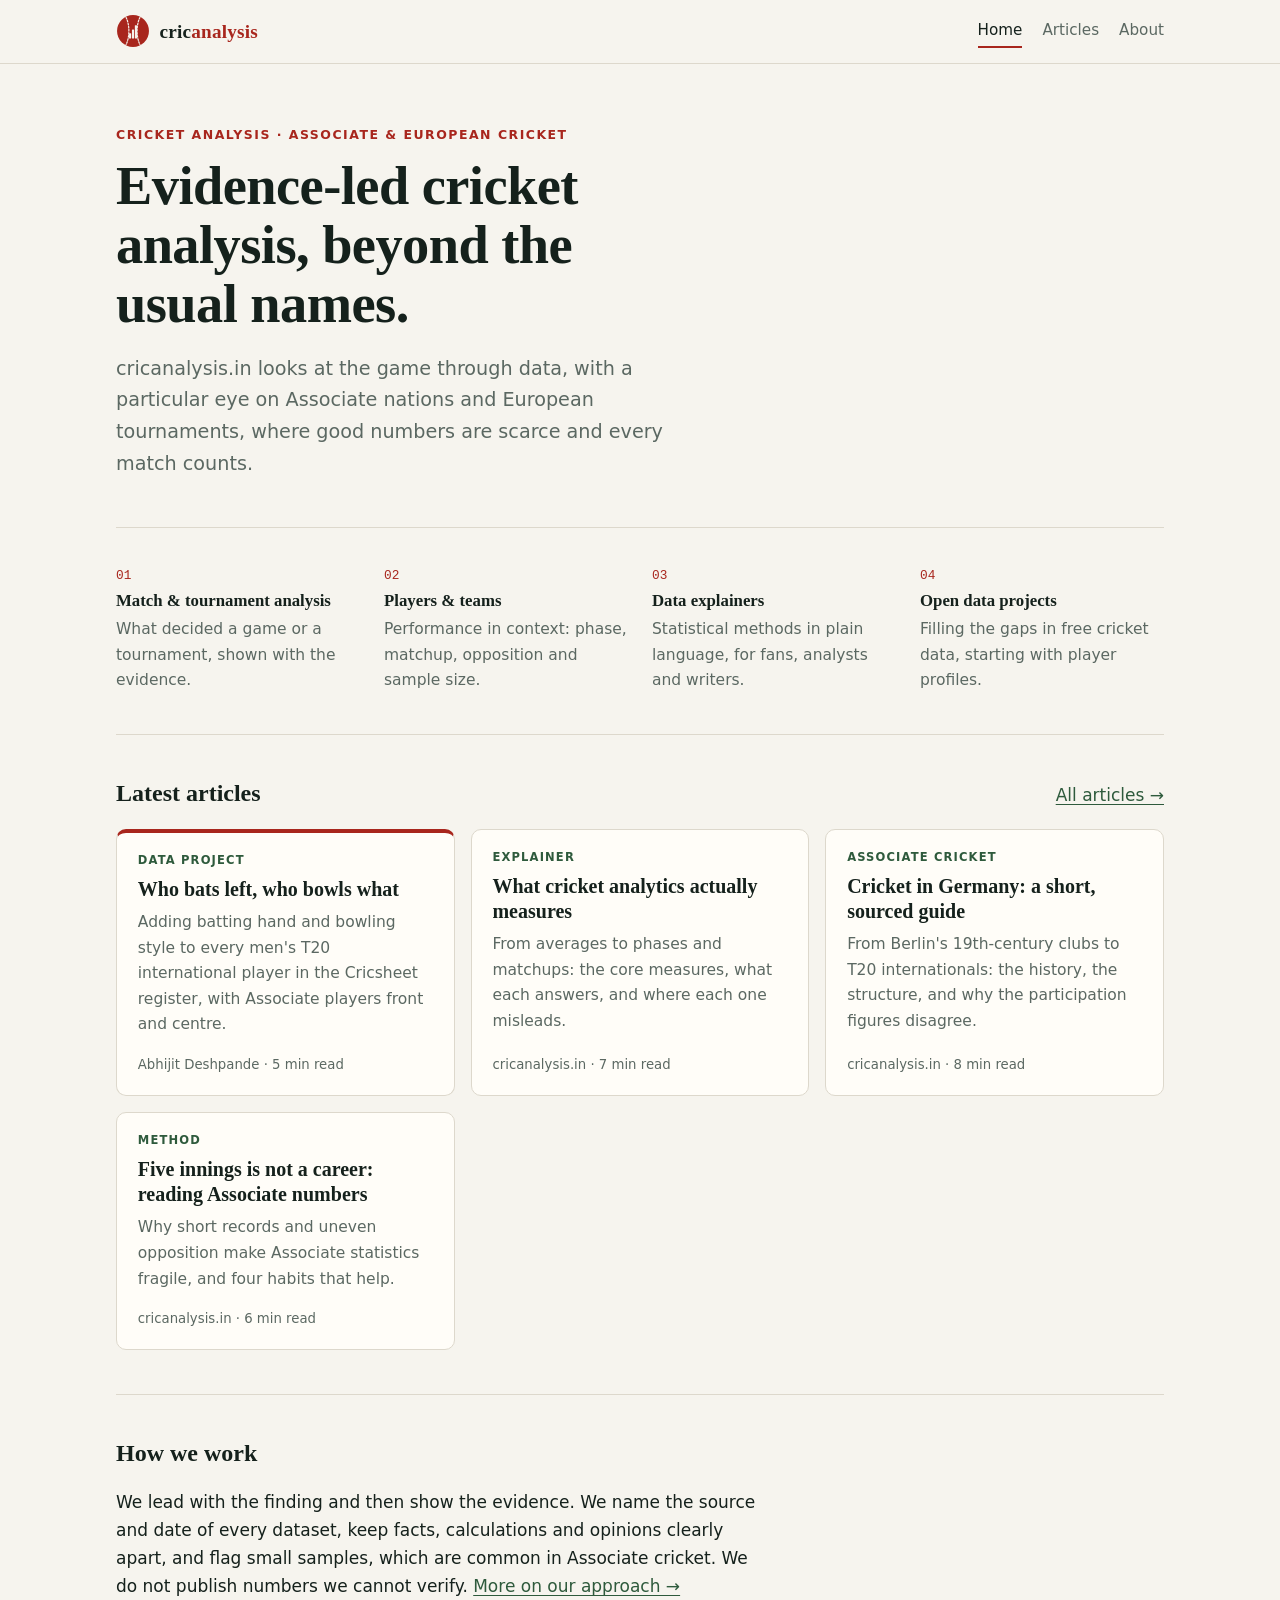
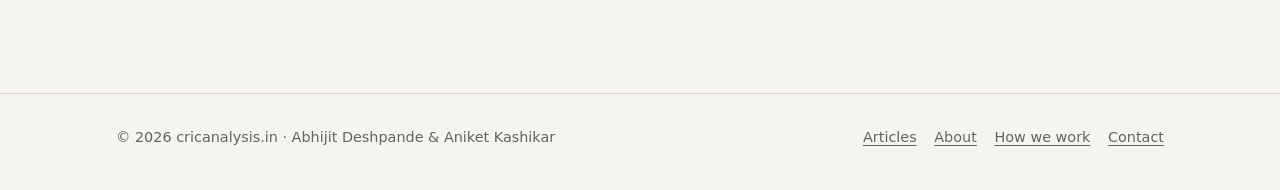
<file: index.html>
<!doctype html>
<html lang="en-GB">
<head>
  <meta charset="utf-8">
  <meta name="viewport" content="width=device-width, initial-scale=1">
  <title>cricanalysis.in</title>
  <meta name="description" content="Evidence-led cricket analysis with a focus on Associate nations and European cricket, by Abhijit Deshpande and Aniket Kashikar.">
  <link rel="canonical" href="https://cricanalysis.in/">
  <meta property="og:type" content="website">
  <meta property="og:site_name" content="cricanalysis.in">
  <meta property="og:title" content="cricanalysis.in">
  <meta property="og:description" content="Evidence-led cricket analysis with a focus on Associate nations and European cricket, by Abhijit Deshpande and Aniket Kashikar.">
  <meta property="og:url" content="https://cricanalysis.in/">
  <meta property="og:locale" content="en_GB">
  <meta name="twitter:card" content="summary">
  <meta name="theme-color" content="#f6f4ee" media="(prefers-color-scheme: light)">
  <meta name="theme-color" content="#101814" media="(prefers-color-scheme: dark)">
  <link rel="icon" href="assets/favicon.svg" type="image/svg+xml">
  <link rel="stylesheet" href="assets/style.css">
</head>
<body>
  <a class="skip-link" href="#main">Skip to content</a>
  <header class="site-header">
    <div class="wrap">
      <a class="brand" href="index.html" aria-label="cricanalysis.in, home"><svg xmlns="http://www.w3.org/2000/svg" viewBox="0 0 64 64" aria-hidden="true">
  <circle cx="32" cy="32" r="30" fill="#a8261d"/>
  <path d="M19 6.5c7 14 7 37 0 51" fill="none" stroke="#f6f4ee" stroke-width="2.2" stroke-dasharray="3.2 2.6" stroke-linecap="round"/>
  <path d="M45 6.5c-7 14-7 37 0 51" fill="none" stroke="#f6f4ee" stroke-width="2.2" stroke-dasharray="3.2 2.6" stroke-linecap="round"/>
  <rect x="24.5" y="36" width="4" height="10" rx="1" fill="#f6f4ee"/>
  <rect x="30" y="29" width="4" height="17" rx="1" fill="#f6f4ee"/>
  <rect x="35.5" y="21" width="4" height="25" rx="1" fill="#f6f4ee"/>
</svg>
<span class="brand-name">cric<span>analysis</span></span></a>
      <nav class="nav" aria-label="Main">
        <a href="index.html" aria-current="page">Home</a>
        <a href="articles/index.html">Articles</a>
        <a href="about.html">About</a>
      </nav>
    </div>
  </header>
  <main id="main" tabindex="-1">
    <div class="wrap">
      <section class="hero">
        <p class="kicker">Cricket analysis · Associate &amp; European cricket</p>
        <h1>Evidence-led cricket analysis, beyond the usual names.</h1>
        <p class="lead">cricanalysis.in looks at the game through data, with a particular eye on Associate nations and European tournaments, where good numbers are scarce and every match counts.</p>
      </section>
      <section class="pillars" aria-label="What we publish">
        <div class="pillar"><span class="num">01</span><h2>Match &amp; tournament analysis</h2><p>What decided a game or a tournament, shown with the evidence.</p></div>
        <div class="pillar"><span class="num">02</span><h2>Players &amp; teams</h2><p>Performance in context: phase, matchup, opposition and sample size.</p></div>
        <div class="pillar"><span class="num">03</span><h2>Data explainers</h2><p>Statistical methods in plain language, for fans, analysts and writers.</p></div>
        <div class="pillar"><span class="num">04</span><h2>Open data projects</h2><p>Filling the gaps in free cricket data, starting with player profiles.</p></div>
      </section>
      <section class="section" aria-labelledby="latest-h">
        <div class="section-head"><h2 id="latest-h">Latest articles</h2><a href="articles/index.html">All articles →</a></div>
        <ul class="cards">
          <li class="card featured">
          <p class="tag">Data project</p>
          <h3><a href="articles/player-profiles.html">Who bats left, who bowls what</a></h3>
          <p>Adding batting hand and bowling style to every men's T20 international player in the Cricsheet register, with Associate players front and centre.</p>
          <span class="meta">Abhijit Deshpande · 5 min read</span>
        </li><li class="card">
          <p class="tag">Explainer</p>
          <h3><a href="articles/what-cricket-analytics-measures.html">What cricket analytics actually measures</a></h3>
          <p>From averages to phases and matchups: the core measures, what each answers, and where each one misleads.</p>
          <span class="meta">cricanalysis.in · 7 min read</span>
        </li><li class="card">
          <p class="tag">Associate cricket</p>
          <h3><a href="articles/cricket-in-germany.html">Cricket in Germany: a short, sourced guide</a></h3>
          <p>From Berlin's 19th-century clubs to T20 internationals: the history, the structure, and why the participation figures disagree.</p>
          <span class="meta">cricanalysis.in · 8 min read</span>
        </li><li class="card">
          <p class="tag">Method</p>
          <h3><a href="articles/small-samples.html">Five innings is not a career: reading Associate numbers</a></h3>
          <p>Why short records and uneven opposition make Associate statistics fragile, and four habits that help.</p>
          <span class="meta">cricanalysis.in · 6 min read</span>
        </li>
        </ul>
      </section>
      <section class="section" style="border-top:1px solid var(--line)" aria-labelledby="how-h">
        <div class="section-head"><h2 id="how-h">How we work</h2></div>
        <div class="prose">
          <p>We lead with the finding and then show the evidence. We name the source and date of every dataset, keep facts, calculations and opinions clearly apart, and flag small samples, which are common in Associate cricket. We do not publish numbers we cannot verify. <a href="about.html#method">More on our approach →</a></p>
        </div>
      </section>
    </div>
  </main>
  <footer class="site-footer">
    <div class="wrap">
      <span>© 2026 cricanalysis.in · Abhijit Deshpande &amp; Aniket Kashikar</span>
      <nav aria-label="Footer">
        <a href="articles/index.html">Articles</a>
        <a href="about.html">About</a>
        <a href="about.html#method">How we work</a>
        <a href="about.html#contact">Contact</a>
      </nav>
    </div>
  </footer>
</body>
</html>
</file>
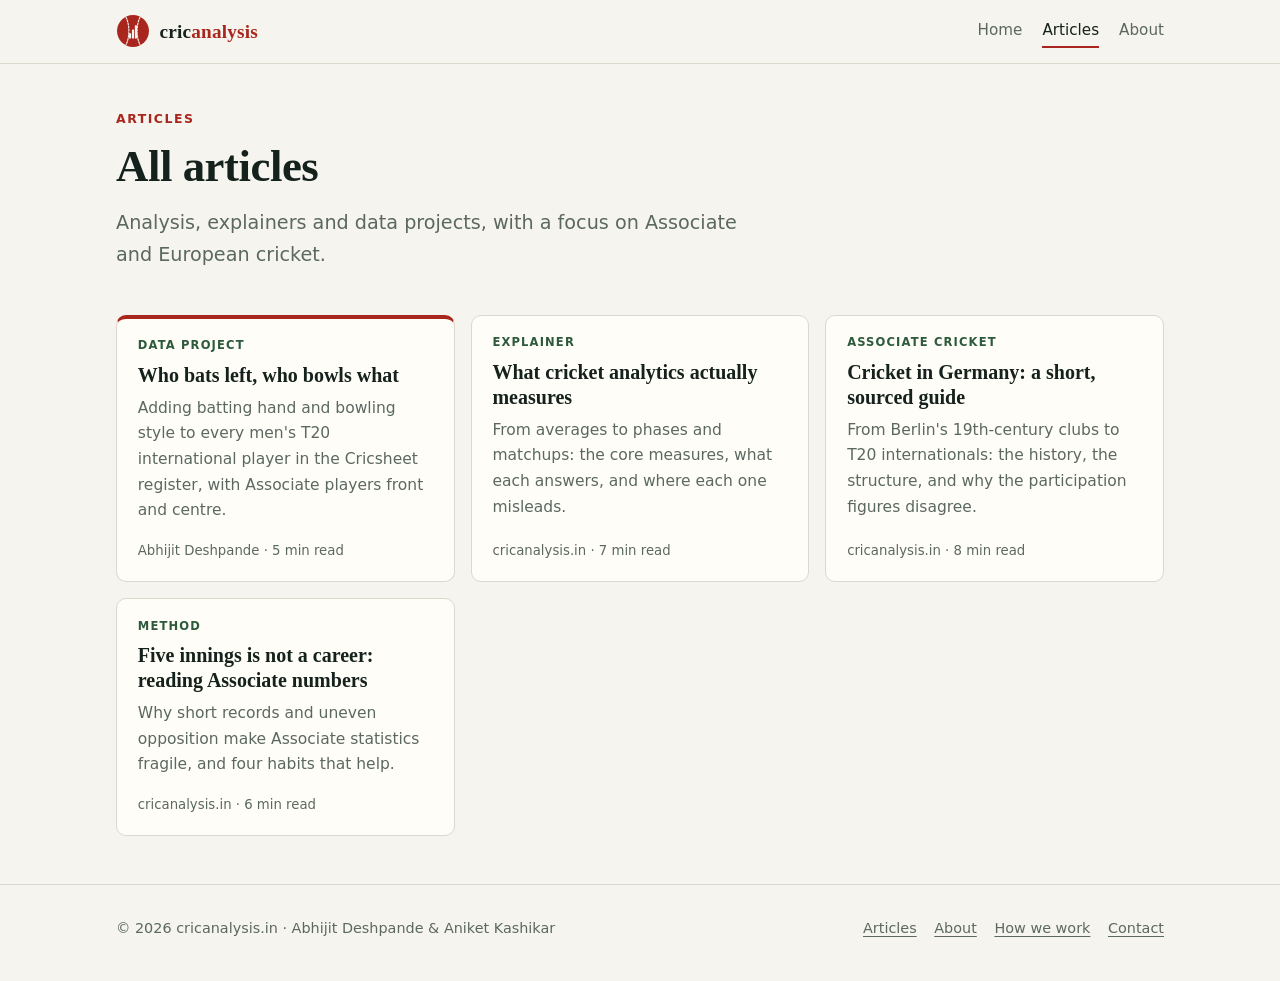
<file: articles/index.html>
<!doctype html>
<html lang="en-GB">
<head>
  <meta charset="utf-8">
  <meta name="viewport" content="width=device-width, initial-scale=1">
  <title>Articles — cricanalysis.in</title>
  <meta name="description" content="Cricket analysis, explainers and data projects from cricanalysis.in.">
  <link rel="canonical" href="https://cricanalysis.in/articles/index.html">
  <meta property="og:type" content="website">
  <meta property="og:site_name" content="cricanalysis.in">
  <meta property="og:title" content="Articles">
  <meta property="og:description" content="Cricket analysis, explainers and data projects from cricanalysis.in.">
  <meta property="og:url" content="https://cricanalysis.in/articles/index.html">
  <meta property="og:locale" content="en_GB">
  <meta name="twitter:card" content="summary">
  <meta name="theme-color" content="#f6f4ee" media="(prefers-color-scheme: light)">
  <meta name="theme-color" content="#101814" media="(prefers-color-scheme: dark)">
  <link rel="icon" href="../assets/favicon.svg" type="image/svg+xml">
  <link rel="stylesheet" href="../assets/style.css">
</head>
<body>
  <a class="skip-link" href="#main">Skip to content</a>
  <header class="site-header">
    <div class="wrap">
      <a class="brand" href="../index.html" aria-label="cricanalysis.in, home"><svg xmlns="http://www.w3.org/2000/svg" viewBox="0 0 64 64" aria-hidden="true">
  <circle cx="32" cy="32" r="30" fill="#a8261d"/>
  <path d="M19 6.5c7 14 7 37 0 51" fill="none" stroke="#f6f4ee" stroke-width="2.2" stroke-dasharray="3.2 2.6" stroke-linecap="round"/>
  <path d="M45 6.5c-7 14-7 37 0 51" fill="none" stroke="#f6f4ee" stroke-width="2.2" stroke-dasharray="3.2 2.6" stroke-linecap="round"/>
  <rect x="24.5" y="36" width="4" height="10" rx="1" fill="#f6f4ee"/>
  <rect x="30" y="29" width="4" height="17" rx="1" fill="#f6f4ee"/>
  <rect x="35.5" y="21" width="4" height="25" rx="1" fill="#f6f4ee"/>
</svg>
<span class="brand-name">cric<span>analysis</span></span></a>
      <nav class="nav" aria-label="Main">
        <a href="../index.html">Home</a>
        <a href="../articles/index.html" aria-current="page">Articles</a>
        <a href="../about.html">About</a>
      </nav>
    </div>
  </header>
  <main id="main" tabindex="-1">
    <div class="wrap">
      <header class="article-head">
        <p class="kicker">Articles</p>
        <h1>All articles</h1>
        <p class="standfirst">Analysis, explainers and data projects, with a focus on Associate and European cricket.</p>
      </header>
      <ul class="cards" style="padding-bottom:3rem">
        <li class="card featured">
          <p class="tag">Data project</p>
          <h3><a href="player-profiles.html">Who bats left, who bowls what</a></h3>
          <p>Adding batting hand and bowling style to every men's T20 international player in the Cricsheet register, with Associate players front and centre.</p>
          <span class="meta">Abhijit Deshpande · 5 min read</span>
        </li><li class="card">
          <p class="tag">Explainer</p>
          <h3><a href="what-cricket-analytics-measures.html">What cricket analytics actually measures</a></h3>
          <p>From averages to phases and matchups: the core measures, what each answers, and where each one misleads.</p>
          <span class="meta">cricanalysis.in · 7 min read</span>
        </li><li class="card">
          <p class="tag">Associate cricket</p>
          <h3><a href="cricket-in-germany.html">Cricket in Germany: a short, sourced guide</a></h3>
          <p>From Berlin's 19th-century clubs to T20 internationals: the history, the structure, and why the participation figures disagree.</p>
          <span class="meta">cricanalysis.in · 8 min read</span>
        </li><li class="card">
          <p class="tag">Method</p>
          <h3><a href="small-samples.html">Five innings is not a career: reading Associate numbers</a></h3>
          <p>Why short records and uneven opposition make Associate statistics fragile, and four habits that help.</p>
          <span class="meta">cricanalysis.in · 6 min read</span>
        </li>
      </ul>
    </div>
  </main>
  <footer class="site-footer">
    <div class="wrap">
      <span>© 2026 cricanalysis.in · Abhijit Deshpande &amp; Aniket Kashikar</span>
      <nav aria-label="Footer">
        <a href="../articles/index.html">Articles</a>
        <a href="../about.html">About</a>
        <a href="../about.html#method">How we work</a>
        <a href="../about.html#contact">Contact</a>
      </nav>
    </div>
  </footer>
</body>
</html>
</file>
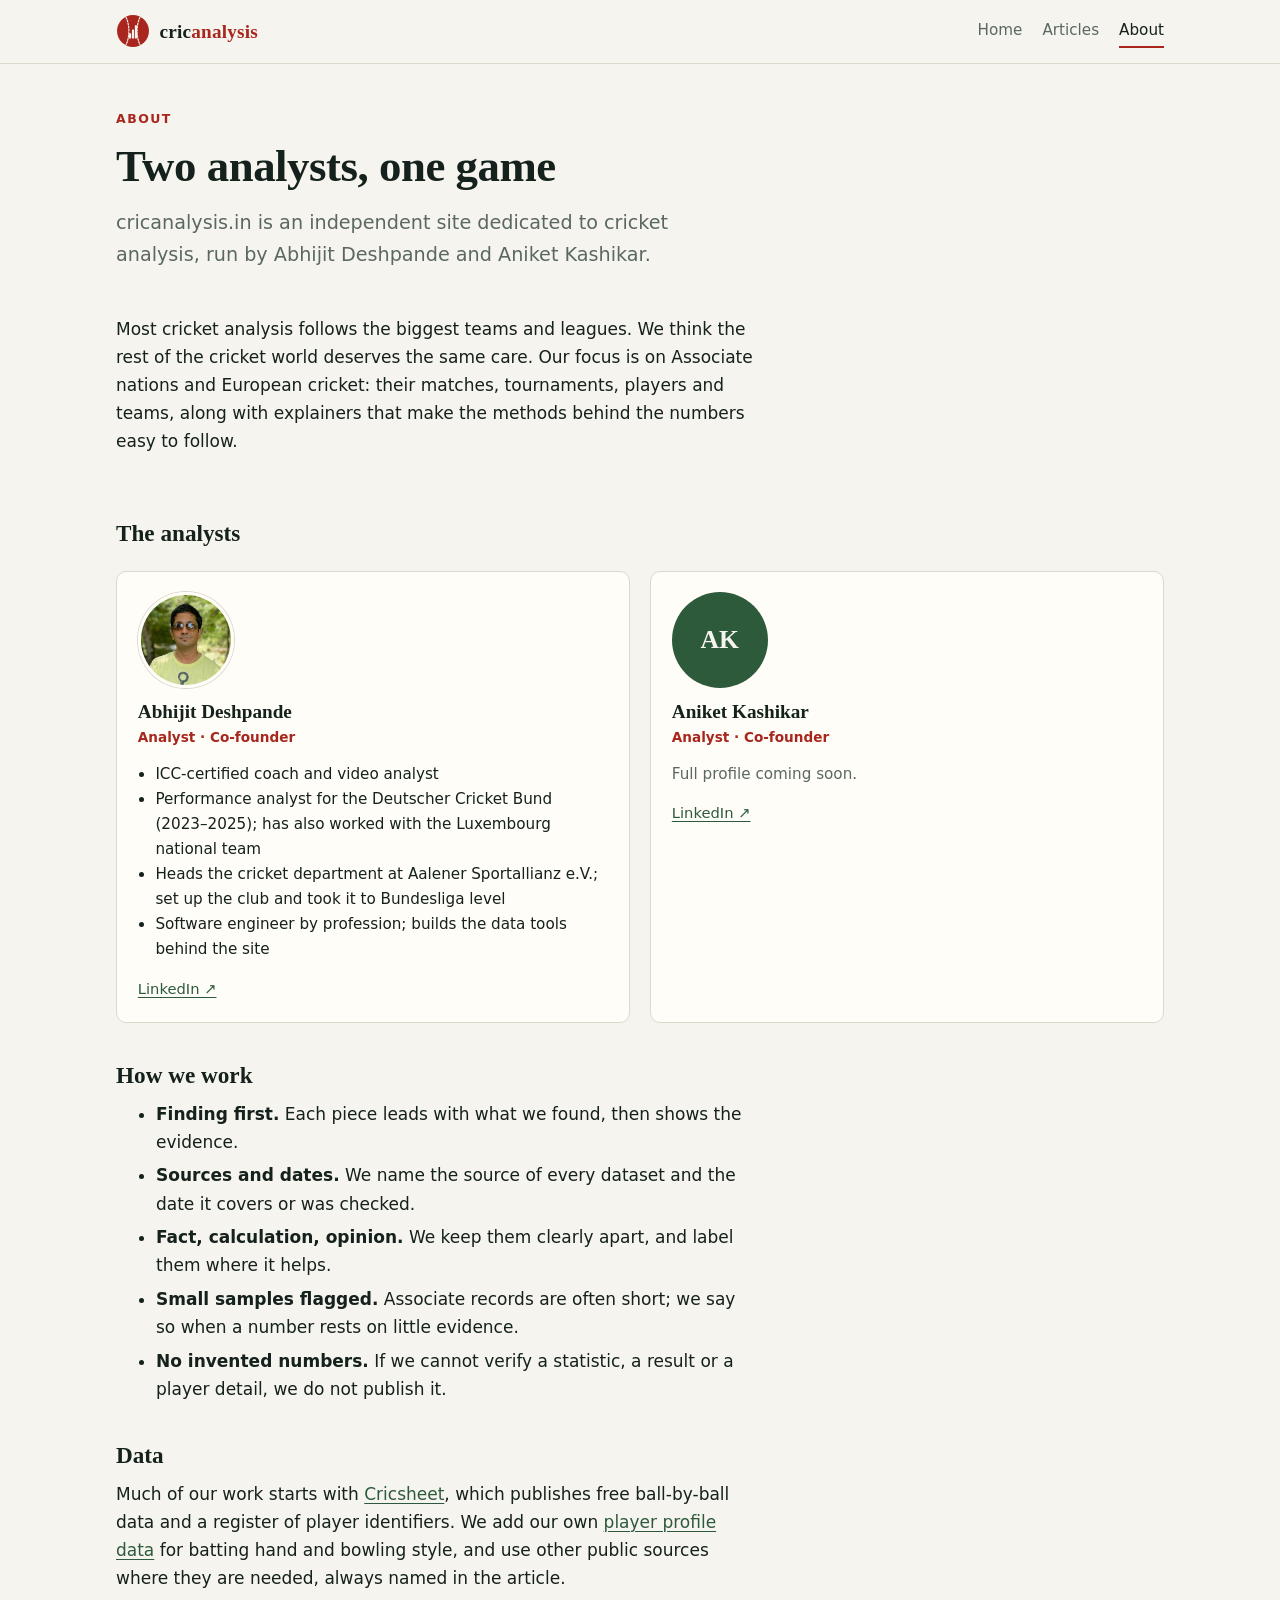
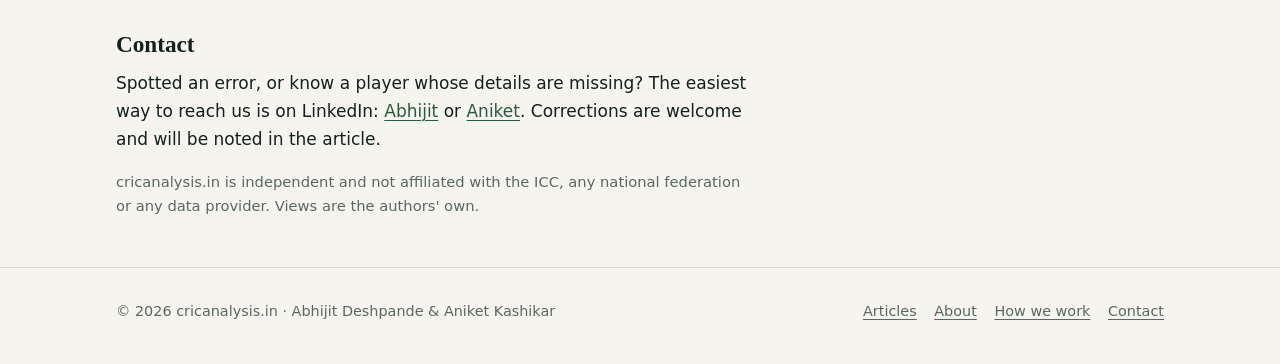
<file: about.html>
<!doctype html>
<html lang="en-GB">
<head>
  <meta charset="utf-8">
  <meta name="viewport" content="width=device-width, initial-scale=1">
  <title>About — cricanalysis.in</title>
  <meta name="description" content="Who runs cricanalysis.in and how we work: sources, dates, small samples and no invented numbers.">
  <link rel="canonical" href="https://cricanalysis.in/about.html">
  <meta property="og:type" content="website">
  <meta property="og:site_name" content="cricanalysis.in">
  <meta property="og:title" content="About">
  <meta property="og:description" content="Who runs cricanalysis.in and how we work: sources, dates, small samples and no invented numbers.">
  <meta property="og:url" content="https://cricanalysis.in/about.html">
  <meta property="og:locale" content="en_GB">
  <meta name="twitter:card" content="summary">
  <meta name="theme-color" content="#f6f4ee" media="(prefers-color-scheme: light)">
  <meta name="theme-color" content="#101814" media="(prefers-color-scheme: dark)">
  <link rel="icon" href="assets/favicon.svg" type="image/svg+xml">
  <link rel="stylesheet" href="assets/style.css">
</head>
<body>
  <a class="skip-link" href="#main">Skip to content</a>
  <header class="site-header">
    <div class="wrap">
      <a class="brand" href="index.html" aria-label="cricanalysis.in, home"><svg xmlns="http://www.w3.org/2000/svg" viewBox="0 0 64 64" aria-hidden="true">
  <circle cx="32" cy="32" r="30" fill="#a8261d"/>
  <path d="M19 6.5c7 14 7 37 0 51" fill="none" stroke="#f6f4ee" stroke-width="2.2" stroke-dasharray="3.2 2.6" stroke-linecap="round"/>
  <path d="M45 6.5c-7 14-7 37 0 51" fill="none" stroke="#f6f4ee" stroke-width="2.2" stroke-dasharray="3.2 2.6" stroke-linecap="round"/>
  <rect x="24.5" y="36" width="4" height="10" rx="1" fill="#f6f4ee"/>
  <rect x="30" y="29" width="4" height="17" rx="1" fill="#f6f4ee"/>
  <rect x="35.5" y="21" width="4" height="25" rx="1" fill="#f6f4ee"/>
</svg>
<span class="brand-name">cric<span>analysis</span></span></a>
      <nav class="nav" aria-label="Main">
        <a href="index.html">Home</a>
        <a href="articles/index.html">Articles</a>
        <a href="about.html" aria-current="page">About</a>
      </nav>
    </div>
  </header>
  <main id="main" tabindex="-1">
    <div class="wrap">
      <header class="article-head">
        <p class="kicker">About</p>
        <h1>Two analysts, one game</h1>
        <p class="standfirst">cricanalysis.in is an independent site dedicated to cricket analysis, run by Abhijit Deshpande and Aniket Kashikar.</p>
      </header>
      <div class="prose">
        <p>Most cricket analysis follows the biggest teams and leagues. We think the rest of the cricket world deserves the same care. Our focus is on Associate nations and European cricket: their matches, tournaments, players and teams, along with explainers that make the methods behind the numbers easy to follow.</p>
      </div>
      <section aria-labelledby="people-h">
        <h2 id="people-h" style="font:700 1.45rem var(--serif);margin:1rem 0 0">The analysts</h2>
        <div class="people">
          <div class="person">
            <img class="avatar" src="assets/images/abhijit-deshpande.jpg" width="96" height="96" alt="Abhijit Deshpande">
            <h3>Abhijit Deshpande</h3>
            <p class="role">Analyst · Co-founder</p>
            <ul>
              <li>ICC-certified coach and video analyst</li>
              <li>Performance analyst for the Deutscher Cricket Bund (2023–2025); has also worked with the Luxembourg national team</li>
              <li>Heads the cricket department at Aalener Sportallianz e.V.; set up the club and took it to Bundesliga level</li>
              <li>Software engineer by profession; builds the data tools behind the site</li>
            </ul>
            <p style="margin:.9rem 0 0;font-size:.92rem"><a href="https://www.linkedin.com/in/get2abhijit/" rel="noopener noreferrer">LinkedIn ↗</a></p>
          </div>
          <div class="person">
            <div class="initials" aria-hidden="true">AK</div>
            <h3>Aniket Kashikar</h3>
            <p class="role">Analyst · Co-founder</p>
            <p style="margin:0;font-size:.95rem;color:var(--muted)">Full profile coming soon.</p>
            <p style="margin:.9rem 0 0;font-size:.92rem"><a href="https://www.linkedin.com/in/aniket-kashikar-9b428b7/" rel="noopener noreferrer">LinkedIn ↗</a></p>
          </div>
        </div>
      </section>
      <div class="prose">
        <h2 id="method">How we work</h2>
        <ul>
          <li><strong>Finding first.</strong> Each piece leads with what we found, then shows the evidence.</li>
          <li><strong>Sources and dates.</strong> We name the source of every dataset and the date it covers or was checked.</li>
          <li><strong>Fact, calculation, opinion.</strong> We keep them clearly apart, and label them where it helps.</li>
          <li><strong>Small samples flagged.</strong> Associate records are often short; we say so when a number rests on little evidence.</li>
          <li><strong>No invented numbers.</strong> If we cannot verify a statistic, a result or a player detail, we do not publish it.</li>
        </ul>
        <h2>Data</h2>
        <p>Much of our work starts with <a href="https://cricsheet.org/" rel="noopener noreferrer">Cricsheet</a>, which publishes free ball-by-ball data and a register of player identifiers. We add our own <a href="articles/player-profiles.html">player profile data</a> for batting hand and bowling style, and use other public sources where they are needed, always named in the article.</p>
        <h2 id="contact">Contact</h2>
        <p>Spotted an error, or know a player whose details are missing? The easiest way to reach us is on LinkedIn: <a href="https://www.linkedin.com/in/get2abhijit/" rel="noopener noreferrer">Abhijit</a> or <a href="https://www.linkedin.com/in/aniket-kashikar-9b428b7/" rel="noopener noreferrer">Aniket</a>. Corrections are welcome and will be noted in the article.</p>
        <p style="color:var(--muted);font-size:.92rem">cricanalysis.in is independent and not affiliated with the ICC, any national federation or any data provider. Views are the authors' own.</p>
      </div>
    </div>
  </main>
  <footer class="site-footer">
    <div class="wrap">
      <span>© 2026 cricanalysis.in · Abhijit Deshpande &amp; Aniket Kashikar</span>
      <nav aria-label="Footer">
        <a href="articles/index.html">Articles</a>
        <a href="about.html">About</a>
        <a href="about.html#method">How we work</a>
        <a href="about.html#contact">Contact</a>
      </nav>
    </div>
  </footer>
</body>
</html>
</file>
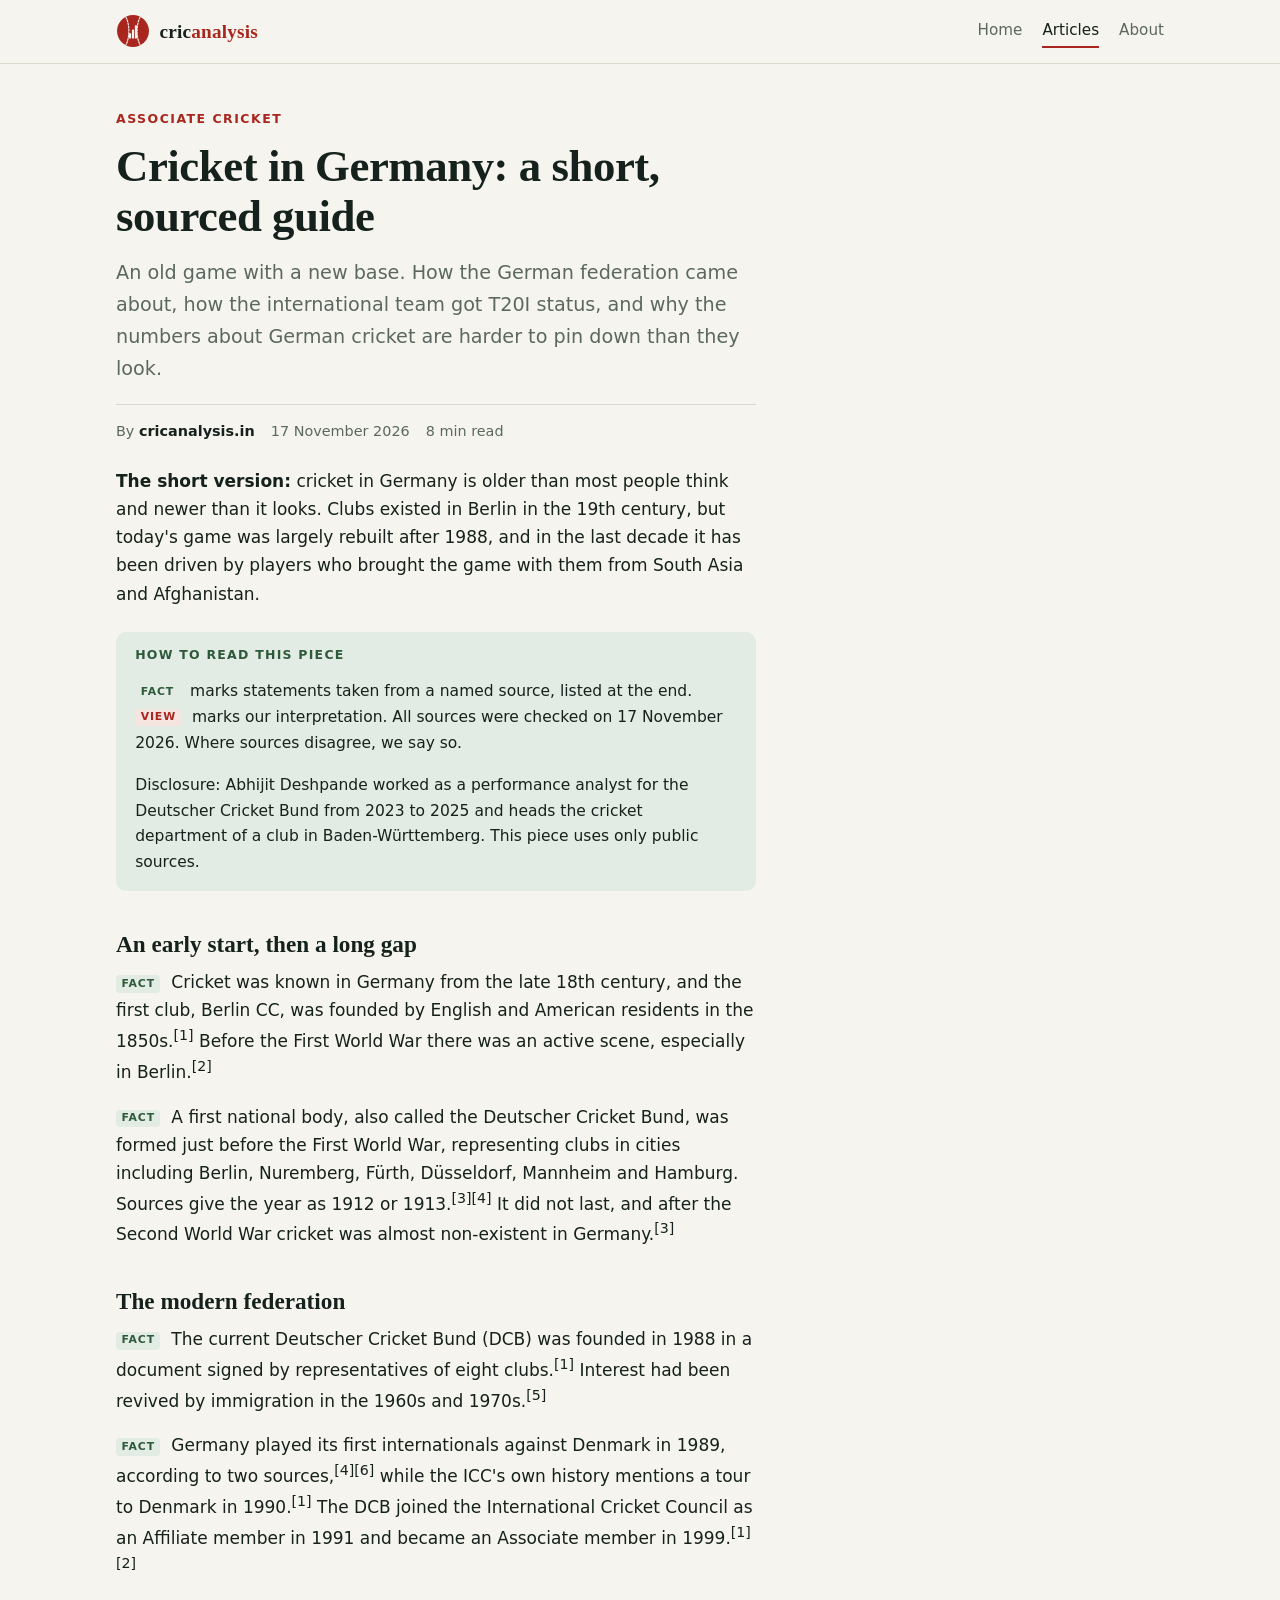
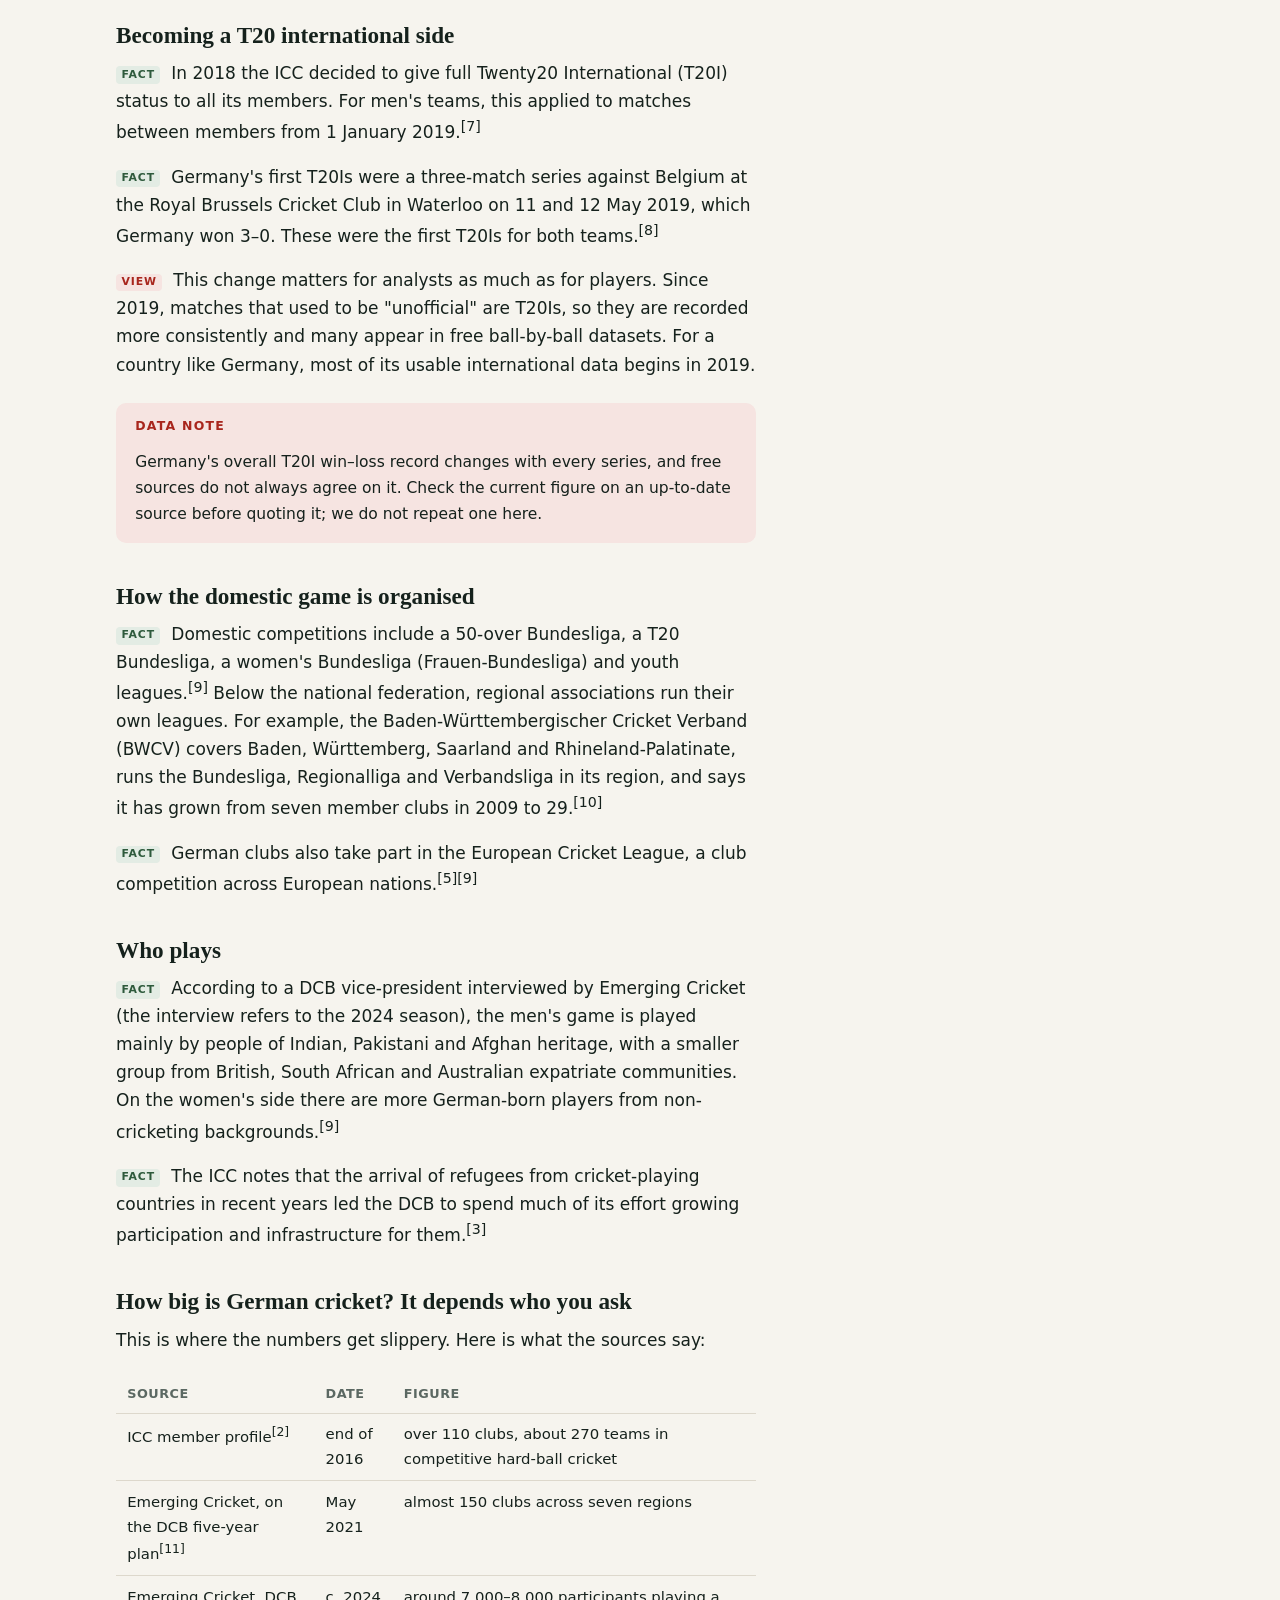
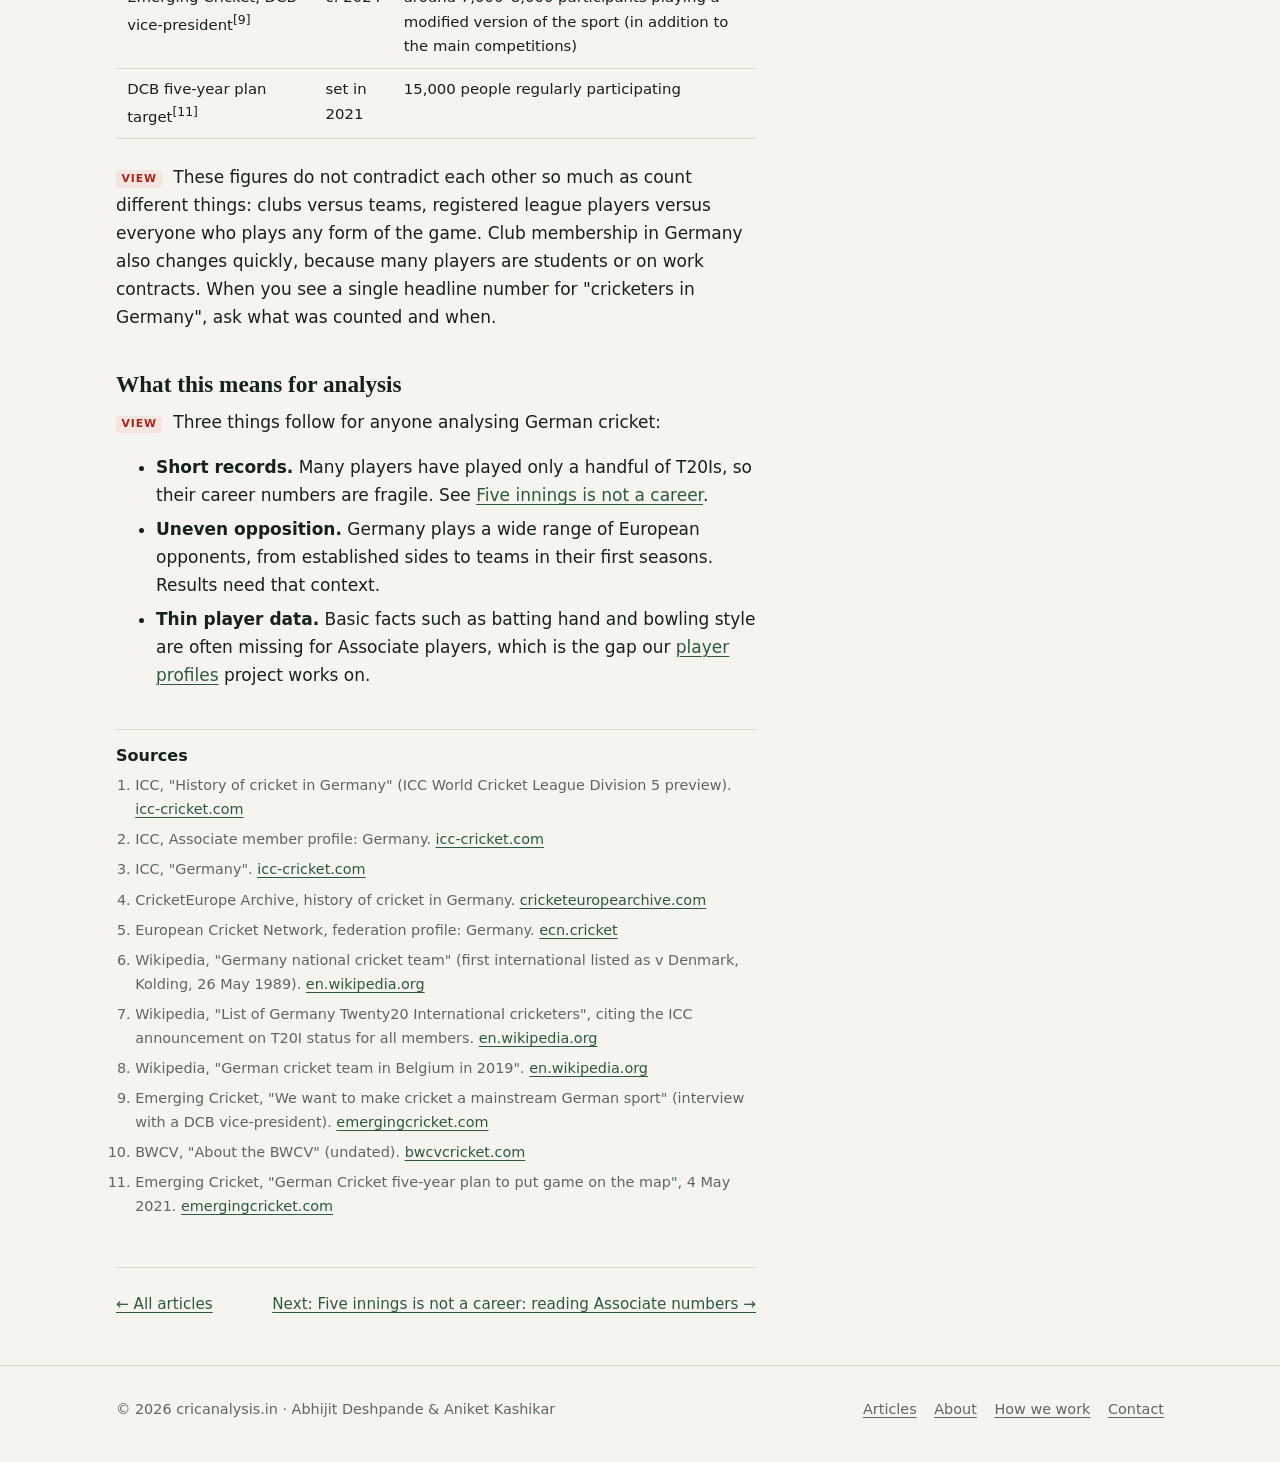
<file: articles/cricket-in-germany.html>
<!doctype html>
<html lang="en-GB">
<head>
  <meta charset="utf-8">
  <meta name="viewport" content="width=device-width, initial-scale=1">
  <title>Cricket in Germany: a short, sourced guide — cricanalysis.in</title>
  <meta name="description" content="An old game with a new base. How the German federation came about, how the international team got T20I status, and why the numbers about German cricket are harder to pin down than they look.">
  <link rel="canonical" href="https://cricanalysis.in/articles/cricket-in-germany.html">
  <meta property="og:type" content="article">
  <meta property="og:site_name" content="cricanalysis.in">
  <meta property="og:title" content="Cricket in Germany: a short, sourced guide">
  <meta property="og:description" content="An old game with a new base. How the German federation came about, how the international team got T20I status, and why the numbers about German cricket are harder to pin down than they look.">
  <meta property="og:url" content="https://cricanalysis.in/articles/cricket-in-germany.html">
  <meta property="og:locale" content="en_GB">
  <meta name="twitter:card" content="summary">
  <meta name="theme-color" content="#f6f4ee" media="(prefers-color-scheme: light)">
  <meta name="theme-color" content="#101814" media="(prefers-color-scheme: dark)">
  <link rel="icon" href="../assets/favicon.svg" type="image/svg+xml">
  <link rel="stylesheet" href="../assets/style.css">
</head>
<body>
  <a class="skip-link" href="#main">Skip to content</a>
  <header class="site-header">
    <div class="wrap">
      <a class="brand" href="../index.html" aria-label="cricanalysis.in, home"><svg xmlns="http://www.w3.org/2000/svg" viewBox="0 0 64 64" aria-hidden="true">
  <circle cx="32" cy="32" r="30" fill="#a8261d"/>
  <path d="M19 6.5c7 14 7 37 0 51" fill="none" stroke="#f6f4ee" stroke-width="2.2" stroke-dasharray="3.2 2.6" stroke-linecap="round"/>
  <path d="M45 6.5c-7 14-7 37 0 51" fill="none" stroke="#f6f4ee" stroke-width="2.2" stroke-dasharray="3.2 2.6" stroke-linecap="round"/>
  <rect x="24.5" y="36" width="4" height="10" rx="1" fill="#f6f4ee"/>
  <rect x="30" y="29" width="4" height="17" rx="1" fill="#f6f4ee"/>
  <rect x="35.5" y="21" width="4" height="25" rx="1" fill="#f6f4ee"/>
</svg>
<span class="brand-name">cric<span>analysis</span></span></a>
      <nav class="nav" aria-label="Main">
        <a href="../index.html">Home</a>
        <a href="../articles/index.html" aria-current="page">Articles</a>
        <a href="../about.html">About</a>
      </nav>
    </div>
  </header>
  <main id="main" tabindex="-1">
    <div class="wrap">
      <article>
        <header class="article-head">
          <p class="kicker">Associate cricket</p>
          <h1>Cricket in Germany: a short, sourced guide</h1>
          <p class="standfirst">An old game with a new base. How the German federation came about, how the international team got T20I status, and why the numbers about German cricket are harder to pin down than they look.</p>
          <div class="byline"><span>By <strong>cricanalysis.in</strong></span><span>17 November 2026</span><span>8 min read</span></div>
          
        </header>
        <div class="prose">

<p><strong>The short version:</strong> cricket in Germany is older than most people think and newer than it looks. Clubs existed in Berlin in the 19th century, but today's game was largely rebuilt after 1988, and in the last decade it has been driven by players who brought the game with them from South Asia and Afghanistan.</p>

<div class="callout"><p class="callout-title">How to read this piece</p>
<p><span class="label label-fact">Fact</span> marks statements taken from a named source, listed at the end. <span class="label label-view">View</span> marks our interpretation. All sources were checked on 17 November 2026. Where sources disagree, we say so.</p>
<p>Disclosure: Abhijit Deshpande worked as a performance analyst for the Deutscher Cricket Bund from 2023 to 2025 and heads the cricket department of a club in Baden-Württemberg. This piece uses only public sources.</p></div>

<h2>An early start, then a long gap</h2>
<p><span class="label label-fact">Fact</span> Cricket was known in Germany from the late 18th century, and the first club, Berlin CC, was founded by English and American residents in the 1850s.<sup>[1]</sup> Before the First World War there was an active scene, especially in Berlin.<sup>[2]</sup></p>
<p><span class="label label-fact">Fact</span> A first national body, also called the Deutscher Cricket Bund, was formed just before the First World War, representing clubs in cities including Berlin, Nuremberg, Fürth, Düsseldorf, Mannheim and Hamburg. Sources give the year as 1912 or 1913.<sup>[3][4]</sup> It did not last, and after the Second World War cricket was almost non-existent in Germany.<sup>[3]</sup></p>

<h2>The modern federation</h2>
<p><span class="label label-fact">Fact</span> The current Deutscher Cricket Bund (DCB) was founded in 1988 in a document signed by representatives of eight clubs.<sup>[1]</sup> Interest had been revived by immigration in the 1960s and 1970s.<sup>[5]</sup></p>
<p><span class="label label-fact">Fact</span> Germany played its first internationals against Denmark in 1989, according to two sources,<sup>[4][6]</sup> while the ICC's own history mentions a tour to Denmark in 1990.<sup>[1]</sup> The DCB joined the International Cricket Council as an Affiliate member in 1991 and became an Associate member in 1999.<sup>[1][2]</sup></p>

<h2>Becoming a T20 international side</h2>
<p><span class="label label-fact">Fact</span> In 2018 the ICC decided to give full Twenty20 International (T20I) status to all its members. For men's teams, this applied to matches between members from 1 January 2019.<sup>[7]</sup></p>
<p><span class="label label-fact">Fact</span> Germany's first T20Is were a three-match series against Belgium at the Royal Brussels Cricket Club in Waterloo on 11 and 12 May 2019, which Germany won 3–0. These were the first T20Is for both teams.<sup>[8]</sup></p>
<p><span class="label label-view">View</span> This change matters for analysts as much as for players. Since 2019, matches that used to be "unofficial" are T20Is, so they are recorded more consistently and many appear in free ball-by-ball datasets. For a country like Germany, most of its usable international data begins in 2019.</p>
<div class="callout warn"><p class="callout-title">Data note</p><p>Germany's overall T20I win–loss record changes with every series, and free sources do not always agree on it. Check the current figure on an up-to-date source before quoting it; we do not repeat one here.</p></div>

<h2>How the domestic game is organised</h2>
<p><span class="label label-fact">Fact</span> Domestic competitions include a 50-over Bundesliga, a T20 Bundesliga, a women's Bundesliga (Frauen-Bundesliga) and youth leagues.<sup>[9]</sup> Below the national federation, regional associations run their own leagues. For example, the Baden-Württembergischer Cricket Verband (BWCV) covers Baden, Württemberg, Saarland and Rhineland-Palatinate, runs the Bundesliga, Regionalliga and Verbandsliga in its region, and says it has grown from seven member clubs in 2009 to 29.<sup>[10]</sup></p>
<p><span class="label label-fact">Fact</span> German clubs also take part in the European Cricket League, a club competition across European nations.<sup>[5][9]</sup></p>

<h2>Who plays</h2>
<p><span class="label label-fact">Fact</span> According to a DCB vice-president interviewed by Emerging Cricket (the interview refers to the 2024 season), the men's game is played mainly by people of Indian, Pakistani and Afghan heritage, with a smaller group from British, South African and Australian expatriate communities. On the women's side there are more German-born players from non-cricketing backgrounds.<sup>[9]</sup></p>
<p><span class="label label-fact">Fact</span> The ICC notes that the arrival of refugees from cricket-playing countries in recent years led the DCB to spend much of its effort growing participation and infrastructure for them.<sup>[3]</sup></p>

<h2>How big is German cricket? It depends who you ask</h2>
<p>This is where the numbers get slippery. Here is what the sources say:</p>
<div class="table-wrap">
<table>
  <thead><tr><th>Source</th><th>Date</th><th>Figure</th></tr></thead>
  <tbody>
    <tr><td>ICC member profile<sup>[2]</sup></td><td>end of 2016</td><td>over 110 clubs, about 270 teams in competitive hard-ball cricket</td></tr>
    <tr><td>Emerging Cricket, on the DCB five-year plan<sup>[11]</sup></td><td>May 2021</td><td>almost 150 clubs across seven regions</td></tr>
    <tr><td>Emerging Cricket, DCB vice-president<sup>[9]</sup></td><td>c. 2024</td><td>around 7,000–8,000 participants playing a modified version of the sport (in addition to the main competitions)</td></tr>
    <tr><td>DCB five-year plan target<sup>[11]</sup></td><td>set in 2021</td><td>15,000 people regularly participating</td></tr>
  </tbody>
</table>
</div>
<p><span class="label label-view">View</span> These figures do not contradict each other so much as count different things: clubs versus teams, registered league players versus everyone who plays any form of the game. Club membership in Germany also changes quickly, because many players are students or on work contracts. When you see a single headline number for "cricketers in Germany", ask what was counted and when.</p>

<h2>What this means for analysis</h2>
<p><span class="label label-view">View</span> Three things follow for anyone analysing German cricket:</p>
<ul>
  <li><strong>Short records.</strong> Many players have played only a handful of T20Is, so their career numbers are fragile. See <a href="small-samples.html">Five innings is not a career</a>.</li>
  <li><strong>Uneven opposition.</strong> Germany plays a wide range of European opponents, from established sides to teams in their first seasons. Results need that context.</li>
  <li><strong>Thin player data.</strong> Basic facts such as batting hand and bowling style are often missing for Associate players, which is the gap our <a href="player-profiles.html">player profiles</a> project works on.</li>
</ul>

<section class="sources" aria-labelledby="src-h"><h2 id="src-h">Sources</h2><ol><li>ICC, "History of cricket in Germany" (ICC World Cricket League Division 5 preview). <a href="https://www.icc-cricket.com/news/icc-world-cricket-league-division-5-by-looking-at-the-history-of-cricket-in-germany" rel="noopener noreferrer">icc-cricket.com</a></li>
<li>ICC, Associate member profile: Germany. <a href="https://www.icc-cricket.com/about/members/associate/germany" rel="noopener noreferrer">icc-cricket.com</a></li>
<li>ICC, "Germany". <a href="https://www.icc-cricket.com/news/germany" rel="noopener noreferrer">icc-cricket.com</a></li>
<li>CricketEurope Archive, history of cricket in Germany. <a href="https://cricketeuropearchive.com/DATABASE/ARTICLESHISTORY/articles/000010/001025.shtml" rel="noopener noreferrer">cricketeuropearchive.com</a></li>
<li>European Cricket Network, federation profile: Germany. <a href="https://www.ecn.cricket/federations/germany" rel="noopener noreferrer">ecn.cricket</a></li>
<li>Wikipedia, "Germany national cricket team" (first international listed as v Denmark, Kolding, 26 May 1989). <a href="https://en.wikipedia.org/wiki/Germany_national_cricket_team" rel="noopener noreferrer">en.wikipedia.org</a></li>
<li>Wikipedia, "List of Germany Twenty20 International cricketers", citing the ICC announcement on T20I status for all members. <a href="https://en.wikipedia.org/wiki/List_of_Germany_Twenty20_International_cricketers" rel="noopener noreferrer">en.wikipedia.org</a></li>
<li>Wikipedia, "German cricket team in Belgium in 2019". <a href="https://en.wikipedia.org/wiki/German_cricket_team_in_Belgium_in_2019" rel="noopener noreferrer">en.wikipedia.org</a></li>
<li>Emerging Cricket, "We want to make cricket a mainstream German sport" (interview with a DCB vice-president). <a href="https://emergingcricket.com/insight/we-want-to-make-cricket-a-mainstream-german-sport-deutscher-cricket-bund-vp/" rel="noopener noreferrer">emergingcricket.com</a></li>
<li>BWCV, "About the BWCV" (undated). <a href="https://bwcvcricket.com/?p=4" rel="noopener noreferrer">bwcvcricket.com</a></li>
<li>Emerging Cricket, "German Cricket five-year plan to put game on the map", 4 May 2021. <a href="https://emergingcricket.com/news/german-cricket-five-year-plan-to-put-game-on-the-map/" rel="noopener noreferrer">emergingcricket.com</a></li></ol></section>
        </div>
      </article>
      <nav class="article-foot" aria-label="More articles">
        <a href="index.html">← All articles</a>
        <a href="small-samples.html">Next: Five innings is not a career: reading Associate numbers →</a>
      </nav>
    </div>
  </main>
  <footer class="site-footer">
    <div class="wrap">
      <span>© 2026 cricanalysis.in · Abhijit Deshpande &amp; Aniket Kashikar</span>
      <nav aria-label="Footer">
        <a href="../articles/index.html">Articles</a>
        <a href="../about.html">About</a>
        <a href="../about.html#method">How we work</a>
        <a href="../about.html#contact">Contact</a>
      </nav>
    </div>
  </footer>
</body>
</html>
</file>
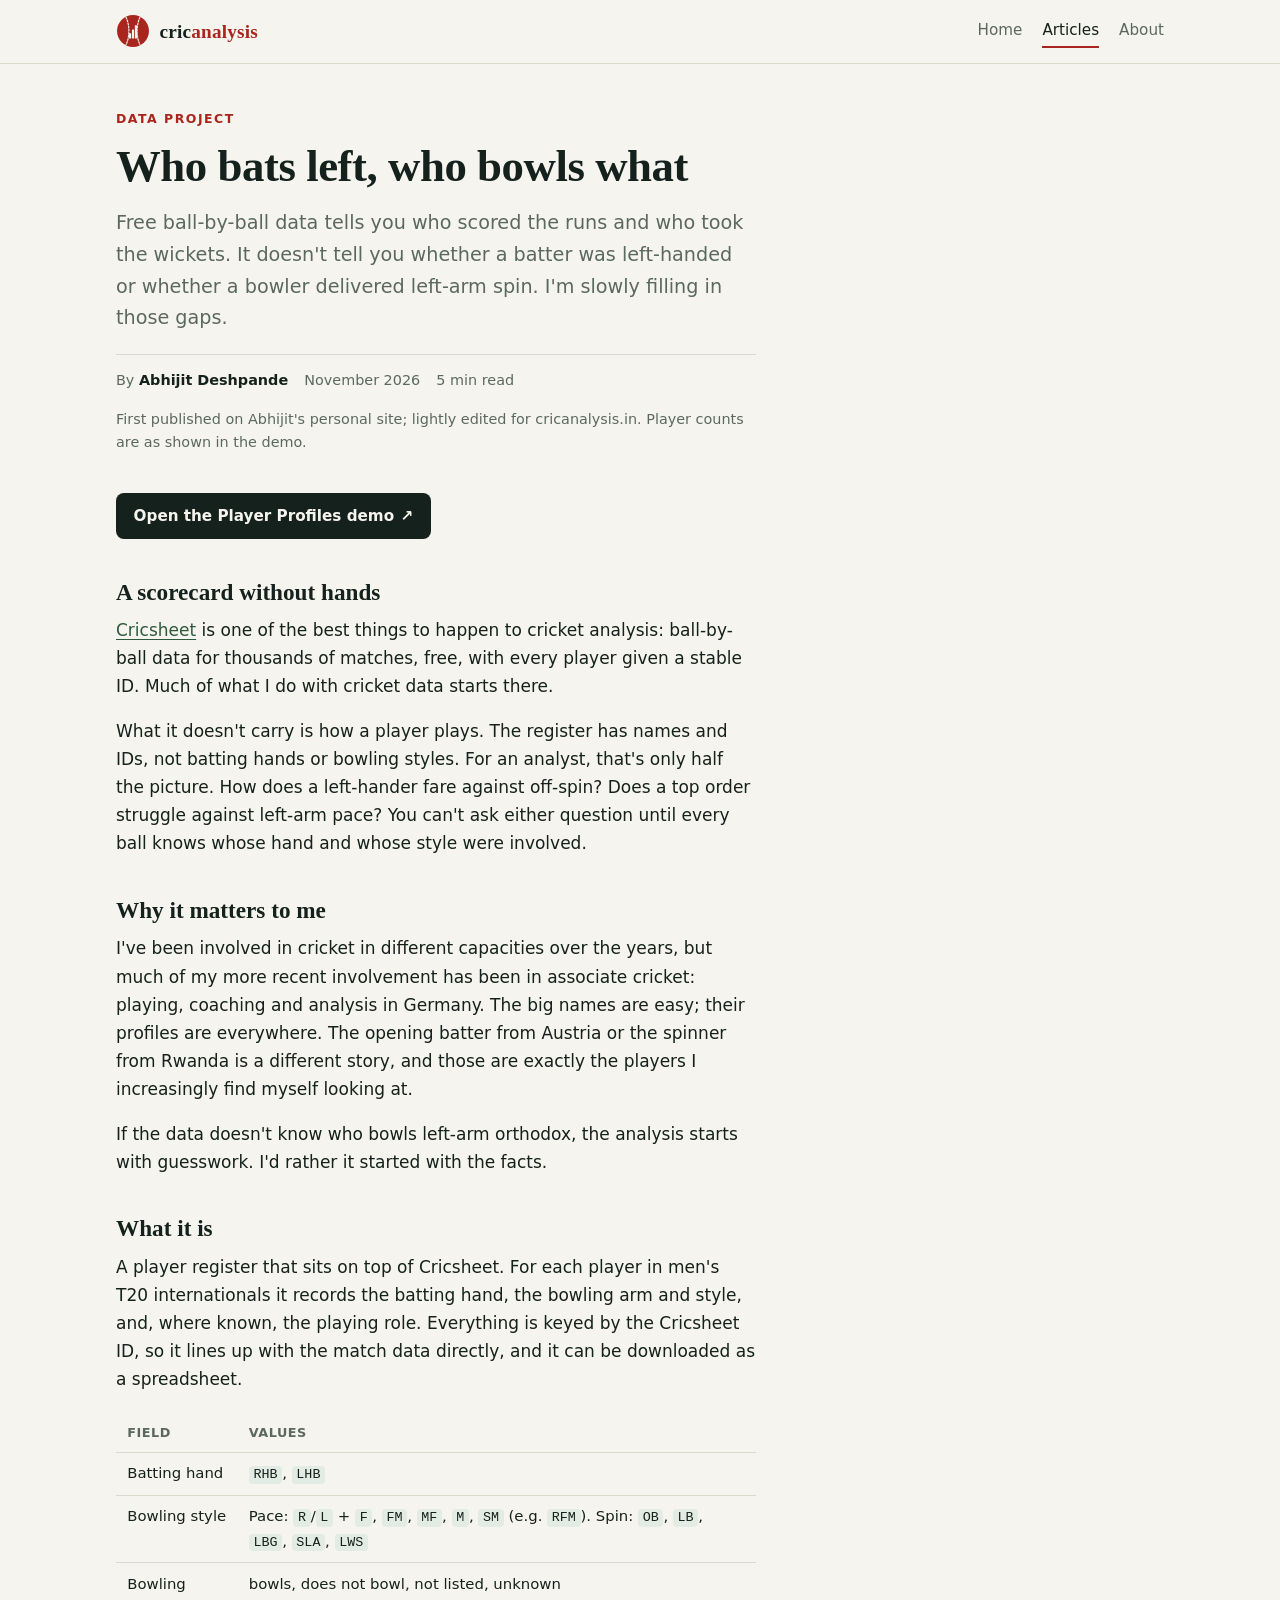
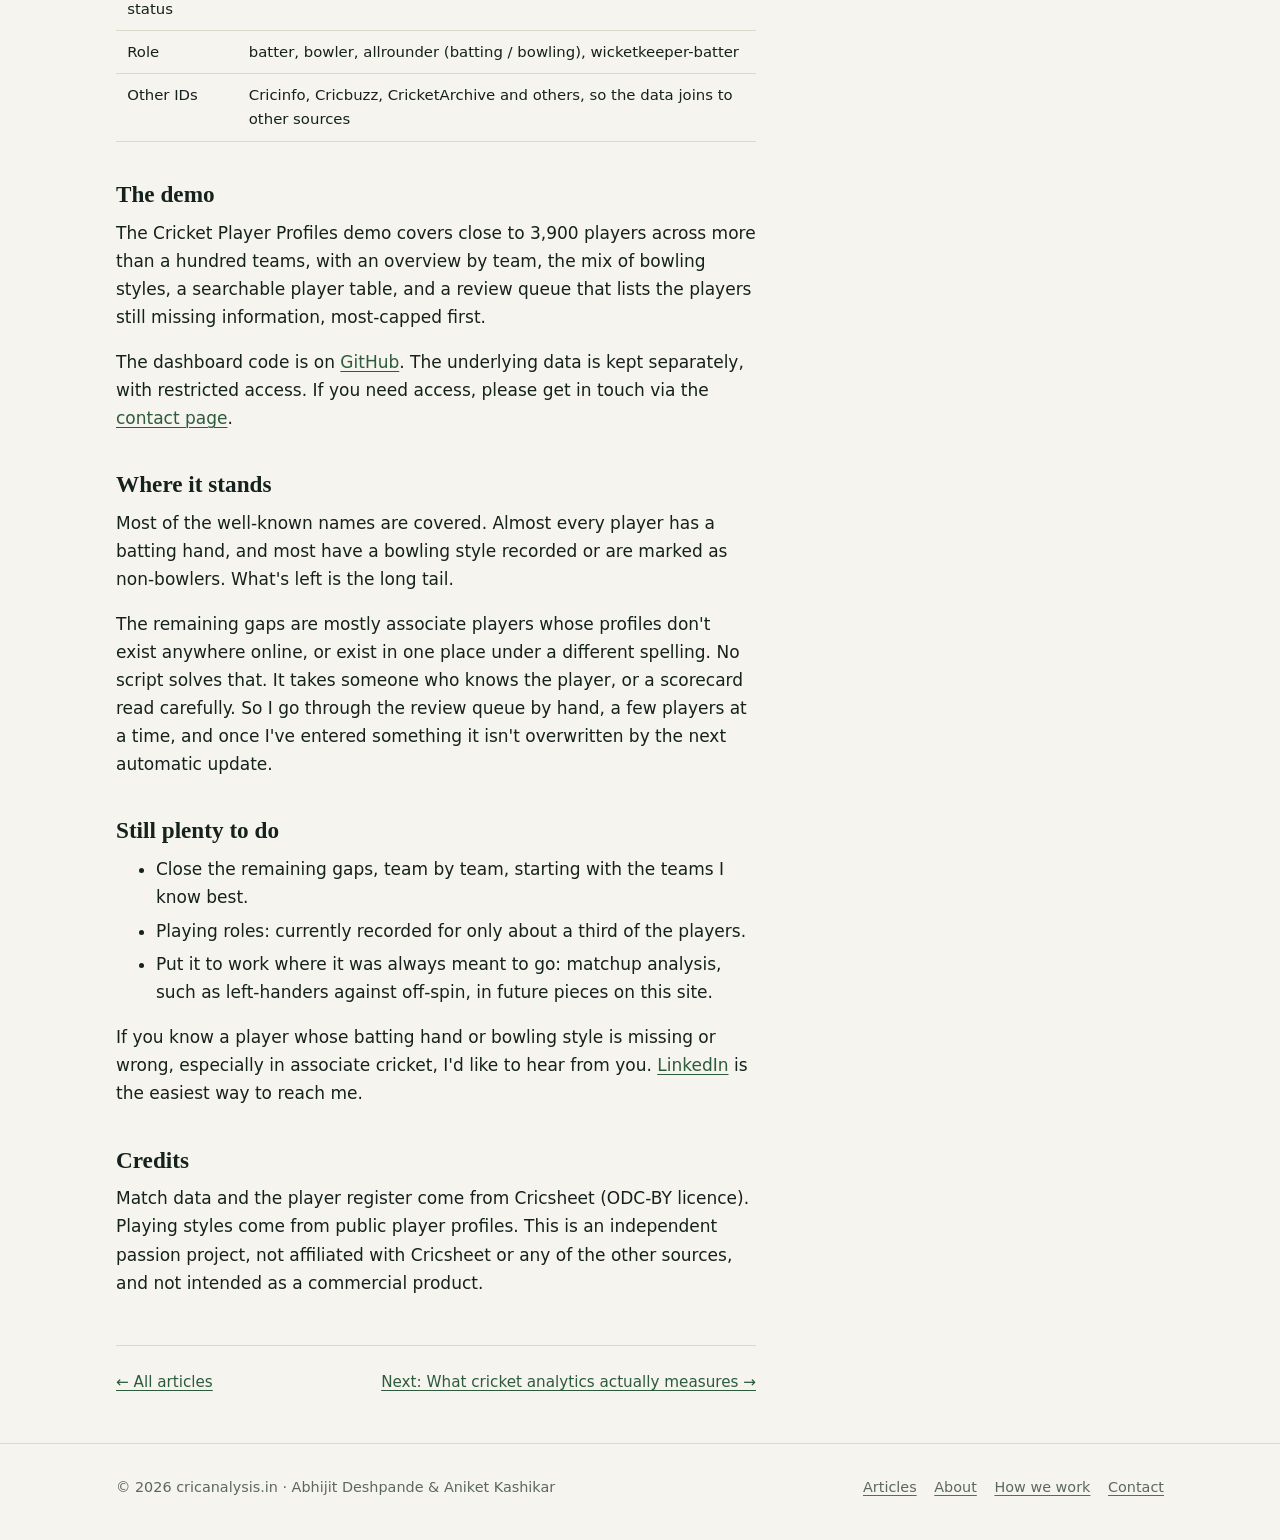
<file: articles/player-profiles.html>
<!doctype html>
<html lang="en-GB">
<head>
  <meta charset="utf-8">
  <meta name="viewport" content="width=device-width, initial-scale=1">
  <title>Who bats left, who bowls what — cricanalysis.in</title>
  <meta name="description" content="Free ball-by-ball data tells you who scored the runs and who took the wickets. It doesn&#x27;t tell you whether a batter was left-handed or whether a bowler delivered left-arm spin. I&#x27;m slowly filling in those gaps.">
  <link rel="canonical" href="https://cricanalysis.in/articles/player-profiles.html">
  <meta property="og:type" content="article">
  <meta property="og:site_name" content="cricanalysis.in">
  <meta property="og:title" content="Who bats left, who bowls what">
  <meta property="og:description" content="Free ball-by-ball data tells you who scored the runs and who took the wickets. It doesn&#x27;t tell you whether a batter was left-handed or whether a bowler delivered left-arm spin. I&#x27;m slowly filling in those gaps.">
  <meta property="og:url" content="https://cricanalysis.in/articles/player-profiles.html">
  <meta property="og:locale" content="en_GB">
  <meta name="twitter:card" content="summary">
  <meta name="theme-color" content="#f6f4ee" media="(prefers-color-scheme: light)">
  <meta name="theme-color" content="#101814" media="(prefers-color-scheme: dark)">
  <link rel="icon" href="../assets/favicon.svg" type="image/svg+xml">
  <link rel="stylesheet" href="../assets/style.css">
</head>
<body>
  <a class="skip-link" href="#main">Skip to content</a>
  <header class="site-header">
    <div class="wrap">
      <a class="brand" href="../index.html" aria-label="cricanalysis.in, home"><svg xmlns="http://www.w3.org/2000/svg" viewBox="0 0 64 64" aria-hidden="true">
  <circle cx="32" cy="32" r="30" fill="#a8261d"/>
  <path d="M19 6.5c7 14 7 37 0 51" fill="none" stroke="#f6f4ee" stroke-width="2.2" stroke-dasharray="3.2 2.6" stroke-linecap="round"/>
  <path d="M45 6.5c-7 14-7 37 0 51" fill="none" stroke="#f6f4ee" stroke-width="2.2" stroke-dasharray="3.2 2.6" stroke-linecap="round"/>
  <rect x="24.5" y="36" width="4" height="10" rx="1" fill="#f6f4ee"/>
  <rect x="30" y="29" width="4" height="17" rx="1" fill="#f6f4ee"/>
  <rect x="35.5" y="21" width="4" height="25" rx="1" fill="#f6f4ee"/>
</svg>
<span class="brand-name">cric<span>analysis</span></span></a>
      <nav class="nav" aria-label="Main">
        <a href="../index.html">Home</a>
        <a href="../articles/index.html" aria-current="page">Articles</a>
        <a href="../about.html">About</a>
      </nav>
    </div>
  </header>
  <main id="main" tabindex="-1">
    <div class="wrap">
      <article>
        <header class="article-head">
          <p class="kicker">Data project</p>
          <h1>Who bats left, who bowls what</h1>
          <p class="standfirst">Free ball-by-ball data tells you who scored the runs and who took the wickets. It doesn't tell you whether a batter was left-handed or whether a bowler delivered left-arm spin. I'm slowly filling in those gaps.</p>
          <div class="byline"><span>By <strong>Abhijit Deshpande</strong></span><span>November 2026</span><span>5 min read</span></div>
          <p class="byline" style="border:0;padding:0">First published on Abhijit's personal site; lightly edited for cricanalysis.in. Player counts are as shown in the demo.</p>
        </header>
        <div class="prose">

<p><a class="button" href="https://get2abhijit.github.io/cricket-profiles-dashboard/" rel="noopener noreferrer">Open the Player Profiles demo <span aria-hidden="true">↗</span></a></p>

<h2>A scorecard without hands</h2>
<p><a href="https://cricsheet.org/" rel="noopener noreferrer">Cricsheet</a> is one of the best things to happen to cricket analysis: ball-by-ball data for thousands of matches, free, with every player given a stable ID. Much of what I do with cricket data starts there.</p>
<p>What it doesn't carry is how a player plays. The register has names and IDs, not batting hands or bowling styles. For an analyst, that's only half the picture. How does a left-hander fare against off-spin? Does a top order struggle against left-arm pace? You can't ask either question until every ball knows whose hand and whose style were involved.</p>

<h2>Why it matters to me</h2>
<p>I've been involved in cricket in different capacities over the years, but much of my more recent involvement has been in associate cricket: playing, coaching and analysis in Germany. The big names are easy; their profiles are everywhere. The opening batter from Austria or the spinner from Rwanda is a different story, and those are exactly the players I increasingly find myself looking at.</p>
<p>If the data doesn't know who bowls left-arm orthodox, the analysis starts with guesswork. I'd rather it started with the facts.</p>

<h2>What it is</h2>
<p>A player register that sits on top of Cricsheet. For each player in men's T20 internationals it records the batting hand, the bowling arm and style, and, where known, the playing role. Everything is keyed by the Cricsheet ID, so it lines up with the match data directly, and it can be downloaded as a spreadsheet.</p>

<div class="table-wrap">
<table>
  
  <thead><tr><th>Field</th><th>Values</th></tr></thead>
  <tbody>
    <tr><td>Batting hand</td><td><code>RHB</code>, <code>LHB</code></td></tr>
    <tr><td>Bowling style</td><td>Pace: <code>R</code>/<code>L</code> + <code>F</code>, <code>FM</code>, <code>MF</code>, <code>M</code>, <code>SM</code> (e.g. <code>RFM</code>). Spin: <code>OB</code>, <code>LB</code>, <code>LBG</code>, <code>SLA</code>, <code>LWS</code></td></tr>
    <tr><td>Bowling status</td><td>bowls, does not bowl, not listed, unknown</td></tr>
    <tr><td>Role</td><td>batter, bowler, allrounder (batting / bowling), wicketkeeper-batter</td></tr>
    <tr><td>Other IDs</td><td>Cricinfo, Cricbuzz, CricketArchive and others, so the data joins to other sources</td></tr>
  </tbody>
</table>
</div>

<h2>The demo</h2>
<p>The Cricket Player Profiles demo covers close to 3,900 players across more than a hundred teams, with an overview by team, the mix of bowling styles, a searchable player table, and a review queue that lists the players still missing information, most-capped first.</p>
<p>The dashboard code is on <a href="https://github.com/get2abhijit/cricket-profiles-dashboard" rel="noopener noreferrer">GitHub</a>. The underlying data is kept separately, with restricted access. If you need access, please get in touch via the <a href="../about.html#contact">contact page</a>.</p>

<h2>Where it stands</h2>
<p>Most of the well-known names are covered. Almost every player has a batting hand, and most have a bowling style recorded or are marked as non-bowlers. What's left is the long tail.</p>
<p>The remaining gaps are mostly associate players whose profiles don't exist anywhere online, or exist in one place under a different spelling. No script solves that. It takes someone who knows the player, or a scorecard read carefully. So I go through the review queue by hand, a few players at a time, and once I've entered something it isn't overwritten by the next automatic update.</p>

<h2>Still plenty to do</h2>
<ul>
  <li>Close the remaining gaps, team by team, starting with the teams I know best.</li>
  <li>Playing roles: currently recorded for only about a third of the players.</li>
  <li>Put it to work where it was always meant to go: matchup analysis, such as left-handers against off-spin, in future pieces on this site.</li>
</ul>
<p>If you know a player whose batting hand or bowling style is missing or wrong, especially in associate cricket, I'd like to hear from you. <a href="https://www.linkedin.com/in/get2abhijit/" rel="noopener noreferrer">LinkedIn</a> is the easiest way to reach me.</p>

<h2>Credits</h2>
<p>Match data and the player register come from Cricsheet (ODC-BY licence). Playing styles come from public player profiles. This is an independent passion project, not affiliated with Cricsheet or any of the other sources, and not intended as a commercial product.</p>


        </div>
      </article>
      <nav class="article-foot" aria-label="More articles">
        <a href="index.html">← All articles</a>
        <a href="what-cricket-analytics-measures.html">Next: What cricket analytics actually measures →</a>
      </nav>
    </div>
  </main>
  <footer class="site-footer">
    <div class="wrap">
      <span>© 2026 cricanalysis.in · Abhijit Deshpande &amp; Aniket Kashikar</span>
      <nav aria-label="Footer">
        <a href="../articles/index.html">Articles</a>
        <a href="../about.html">About</a>
        <a href="../about.html#method">How we work</a>
        <a href="../about.html#contact">Contact</a>
      </nav>
    </div>
  </footer>
</body>
</html>
</file>
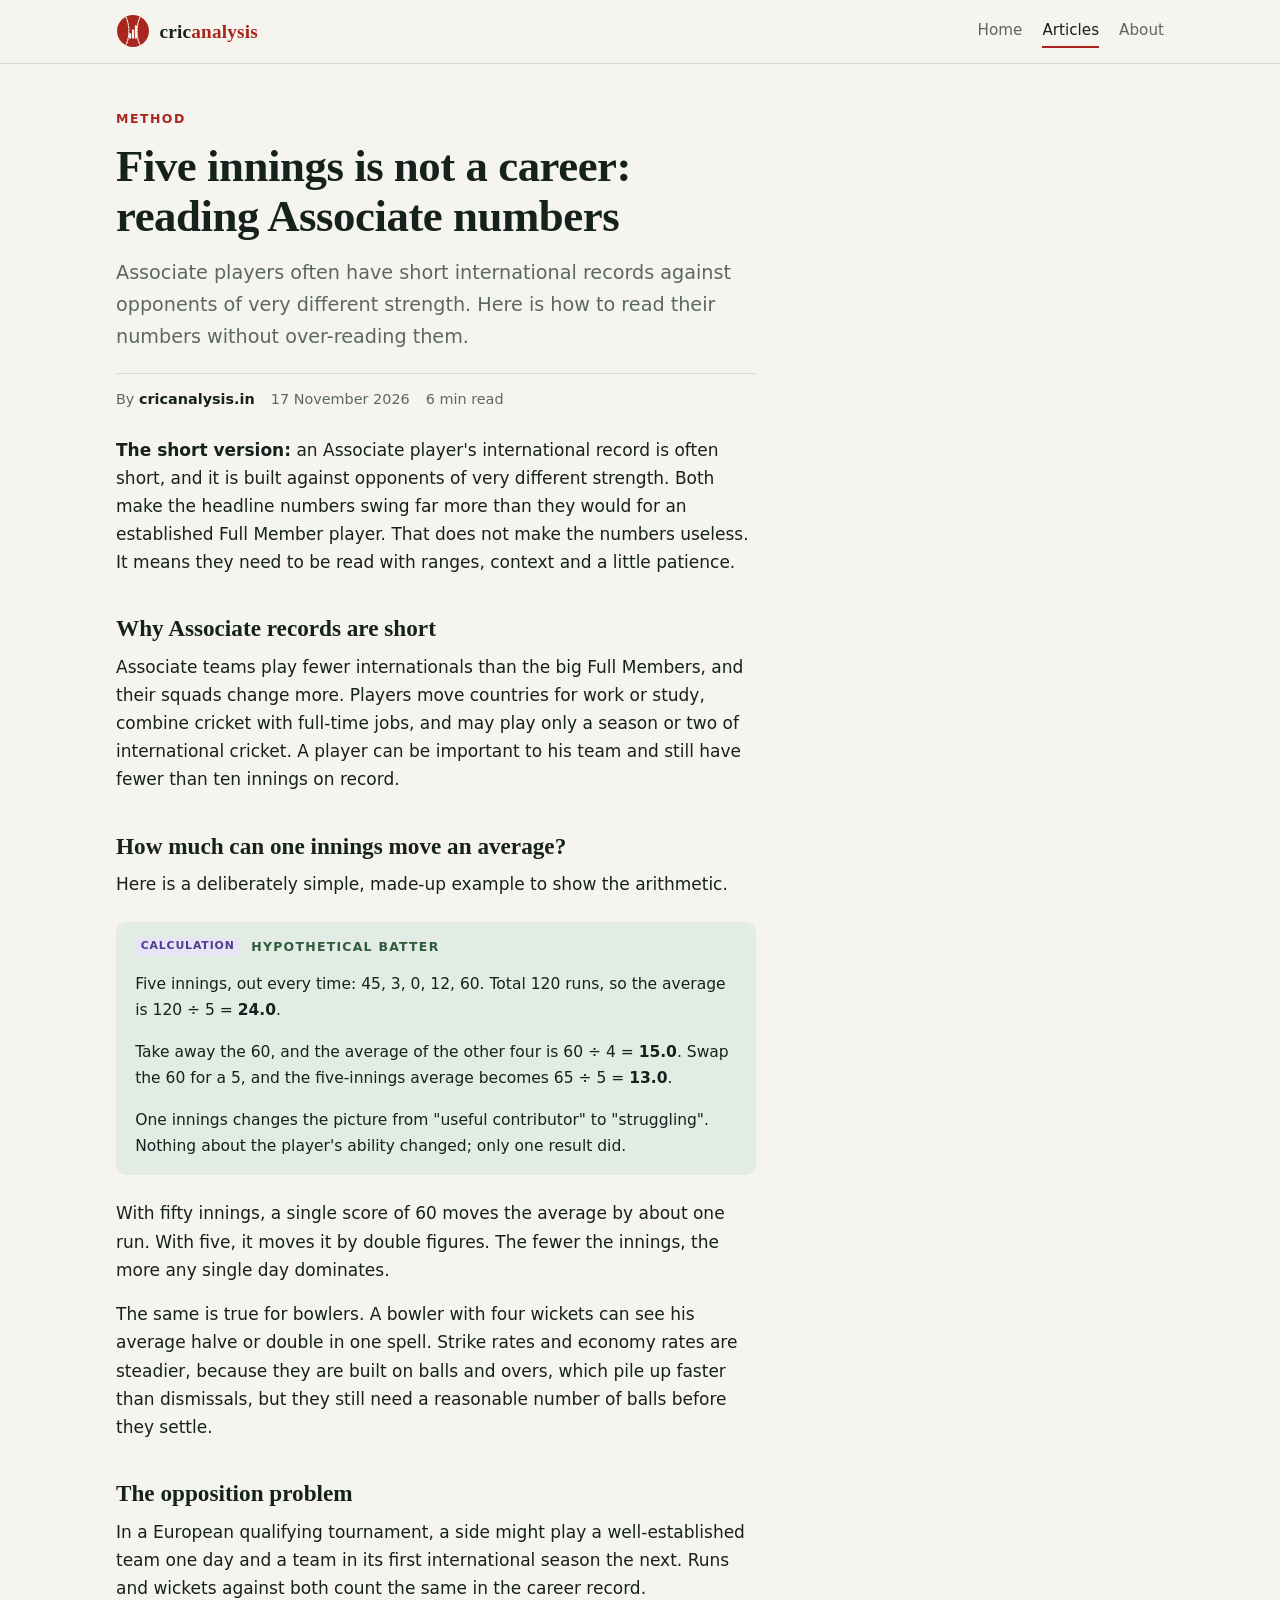
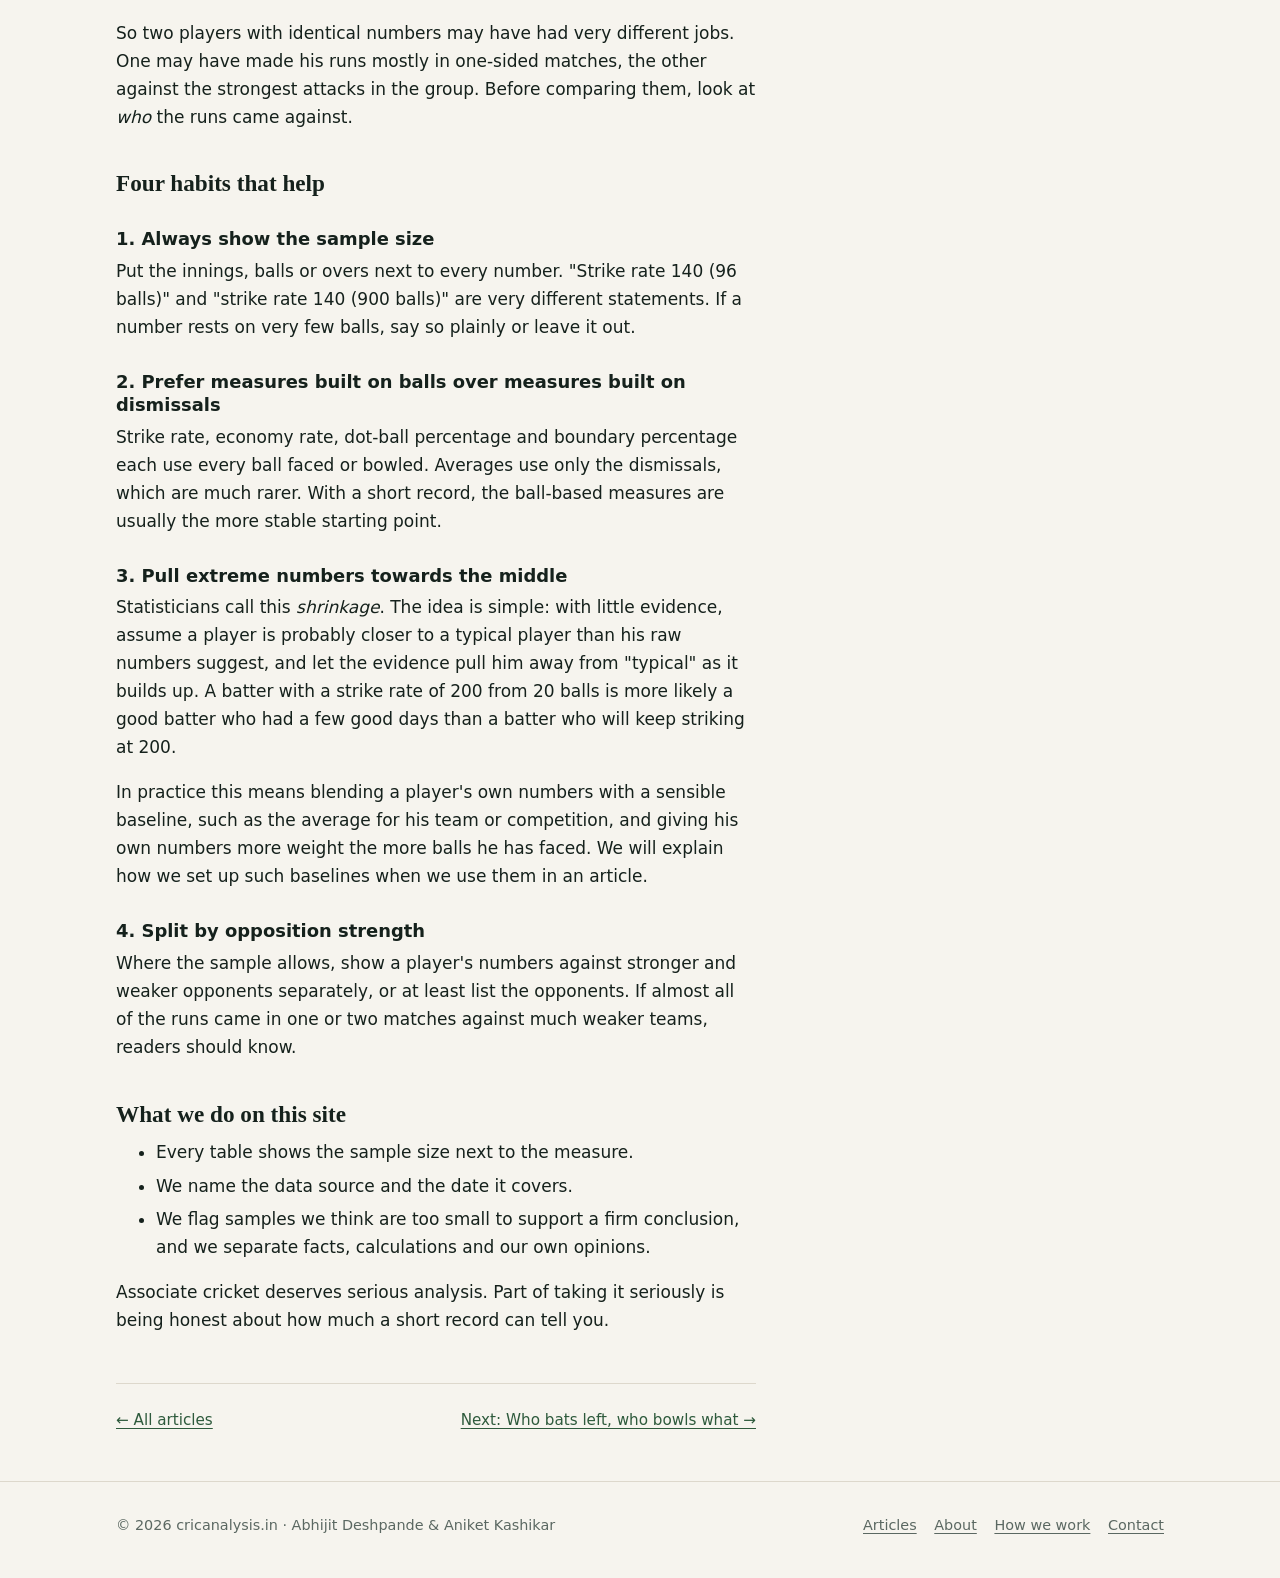
<file: articles/small-samples.html>
<!doctype html>
<html lang="en-GB">
<head>
  <meta charset="utf-8">
  <meta name="viewport" content="width=device-width, initial-scale=1">
  <title>Five innings is not a career: reading Associate numbers — cricanalysis.in</title>
  <meta name="description" content="Associate players often have short international records against opponents of very different strength. Here is how to read their numbers without over-reading them.">
  <link rel="canonical" href="https://cricanalysis.in/articles/small-samples.html">
  <meta property="og:type" content="article">
  <meta property="og:site_name" content="cricanalysis.in">
  <meta property="og:title" content="Five innings is not a career: reading Associate numbers">
  <meta property="og:description" content="Associate players often have short international records against opponents of very different strength. Here is how to read their numbers without over-reading them.">
  <meta property="og:url" content="https://cricanalysis.in/articles/small-samples.html">
  <meta property="og:locale" content="en_GB">
  <meta name="twitter:card" content="summary">
  <meta name="theme-color" content="#f6f4ee" media="(prefers-color-scheme: light)">
  <meta name="theme-color" content="#101814" media="(prefers-color-scheme: dark)">
  <link rel="icon" href="../assets/favicon.svg" type="image/svg+xml">
  <link rel="stylesheet" href="../assets/style.css">
</head>
<body>
  <a class="skip-link" href="#main">Skip to content</a>
  <header class="site-header">
    <div class="wrap">
      <a class="brand" href="../index.html" aria-label="cricanalysis.in, home"><svg xmlns="http://www.w3.org/2000/svg" viewBox="0 0 64 64" aria-hidden="true">
  <circle cx="32" cy="32" r="30" fill="#a8261d"/>
  <path d="M19 6.5c7 14 7 37 0 51" fill="none" stroke="#f6f4ee" stroke-width="2.2" stroke-dasharray="3.2 2.6" stroke-linecap="round"/>
  <path d="M45 6.5c-7 14-7 37 0 51" fill="none" stroke="#f6f4ee" stroke-width="2.2" stroke-dasharray="3.2 2.6" stroke-linecap="round"/>
  <rect x="24.5" y="36" width="4" height="10" rx="1" fill="#f6f4ee"/>
  <rect x="30" y="29" width="4" height="17" rx="1" fill="#f6f4ee"/>
  <rect x="35.5" y="21" width="4" height="25" rx="1" fill="#f6f4ee"/>
</svg>
<span class="brand-name">cric<span>analysis</span></span></a>
      <nav class="nav" aria-label="Main">
        <a href="../index.html">Home</a>
        <a href="../articles/index.html" aria-current="page">Articles</a>
        <a href="../about.html">About</a>
      </nav>
    </div>
  </header>
  <main id="main" tabindex="-1">
    <div class="wrap">
      <article>
        <header class="article-head">
          <p class="kicker">Method</p>
          <h1>Five innings is not a career: reading Associate numbers</h1>
          <p class="standfirst">Associate players often have short international records against opponents of very different strength. Here is how to read their numbers without over-reading them.</p>
          <div class="byline"><span>By <strong>cricanalysis.in</strong></span><span>17 November 2026</span><span>6 min read</span></div>
          
        </header>
        <div class="prose">

<p><strong>The short version:</strong> an Associate player's international record is often short, and it is built against opponents of very different strength. Both make the headline numbers swing far more than they would for an established Full Member player. That does not make the numbers useless. It means they need to be read with ranges, context and a little patience.</p>

<h2>Why Associate records are short</h2>
<p>Associate teams play fewer internationals than the big Full Members, and their squads change more. Players move countries for work or study, combine cricket with full-time jobs, and may play only a season or two of international cricket. A player can be important to his team and still have fewer than ten innings on record.</p>

<h2>How much can one innings move an average?</h2>
<p>Here is a deliberately simple, made-up example to show the arithmetic.</p>
<div class="callout"><p class="callout-title"><span class="label label-calc">Calculation</span> Hypothetical batter</p>
<p>Five innings, out every time: 45, 3, 0, 12, 60. Total 120 runs, so the average is 120 ÷ 5 = <strong>24.0</strong>.</p>
<p>Take away the 60, and the average of the other four is 60 ÷ 4 = <strong>15.0</strong>. Swap the 60 for a 5, and the five-innings average becomes 65 ÷ 5 = <strong>13.0</strong>.</p>
<p>One innings changes the picture from "useful contributor" to "struggling". Nothing about the player's ability changed; only one result did.</p></div>
<p>With fifty innings, a single score of 60 moves the average by about one run. With five, it moves it by double figures. The fewer the innings, the more any single day dominates.</p>
<p>The same is true for bowlers. A bowler with four wickets can see his average halve or double in one spell. Strike rates and economy rates are steadier, because they are built on balls and overs, which pile up faster than dismissals, but they still need a reasonable number of balls before they settle.</p>

<h2>The opposition problem</h2>
<p>In a European qualifying tournament, a side might play a well-established team one day and a team in its first international season the next. Runs and wickets against both count the same in the career record.</p>
<p>So two players with identical numbers may have had very different jobs. One may have made his runs mostly in one-sided matches, the other against the strongest attacks in the group. Before comparing them, look at <em>who</em> the runs came against.</p>

<h2>Four habits that help</h2>
<h3>1. Always show the sample size</h3>
<p>Put the innings, balls or overs next to every number. "Strike rate 140 (96 balls)" and "strike rate 140 (900 balls)" are very different statements. If a number rests on very few balls, say so plainly or leave it out.</p>

<h3>2. Prefer measures built on balls over measures built on dismissals</h3>
<p>Strike rate, economy rate, dot-ball percentage and boundary percentage each use every ball faced or bowled. Averages use only the dismissals, which are much rarer. With a short record, the ball-based measures are usually the more stable starting point.</p>

<h3>3. Pull extreme numbers towards the middle</h3>
<p>Statisticians call this <em>shrinkage</em>. The idea is simple: with little evidence, assume a player is probably closer to a typical player than his raw numbers suggest, and let the evidence pull him away from "typical" as it builds up. A batter with a strike rate of 200 from 20 balls is more likely a good batter who had a few good days than a batter who will keep striking at 200.</p>
<p>In practice this means blending a player's own numbers with a sensible baseline, such as the average for his team or competition, and giving his own numbers more weight the more balls he has faced. We will explain how we set up such baselines when we use them in an article.</p>

<h3>4. Split by opposition strength</h3>
<p>Where the sample allows, show a player's numbers against stronger and weaker opponents separately, or at least list the opponents. If almost all of the runs came in one or two matches against much weaker teams, readers should know.</p>

<h2>What we do on this site</h2>
<ul>
  <li>Every table shows the sample size next to the measure.</li>
  <li>We name the data source and the date it covers.</li>
  <li>We flag samples we think are too small to support a firm conclusion, and we separate facts, calculations and our own opinions.</li>
</ul>
<p>Associate cricket deserves serious analysis. Part of taking it seriously is being honest about how much a short record can tell you.</p>


        </div>
      </article>
      <nav class="article-foot" aria-label="More articles">
        <a href="index.html">← All articles</a>
        <a href="player-profiles.html">Next: Who bats left, who bowls what →</a>
      </nav>
    </div>
  </main>
  <footer class="site-footer">
    <div class="wrap">
      <span>© 2026 cricanalysis.in · Abhijit Deshpande &amp; Aniket Kashikar</span>
      <nav aria-label="Footer">
        <a href="../articles/index.html">Articles</a>
        <a href="../about.html">About</a>
        <a href="../about.html#method">How we work</a>
        <a href="../about.html#contact">Contact</a>
      </nav>
    </div>
  </footer>
</body>
</html>
</file>
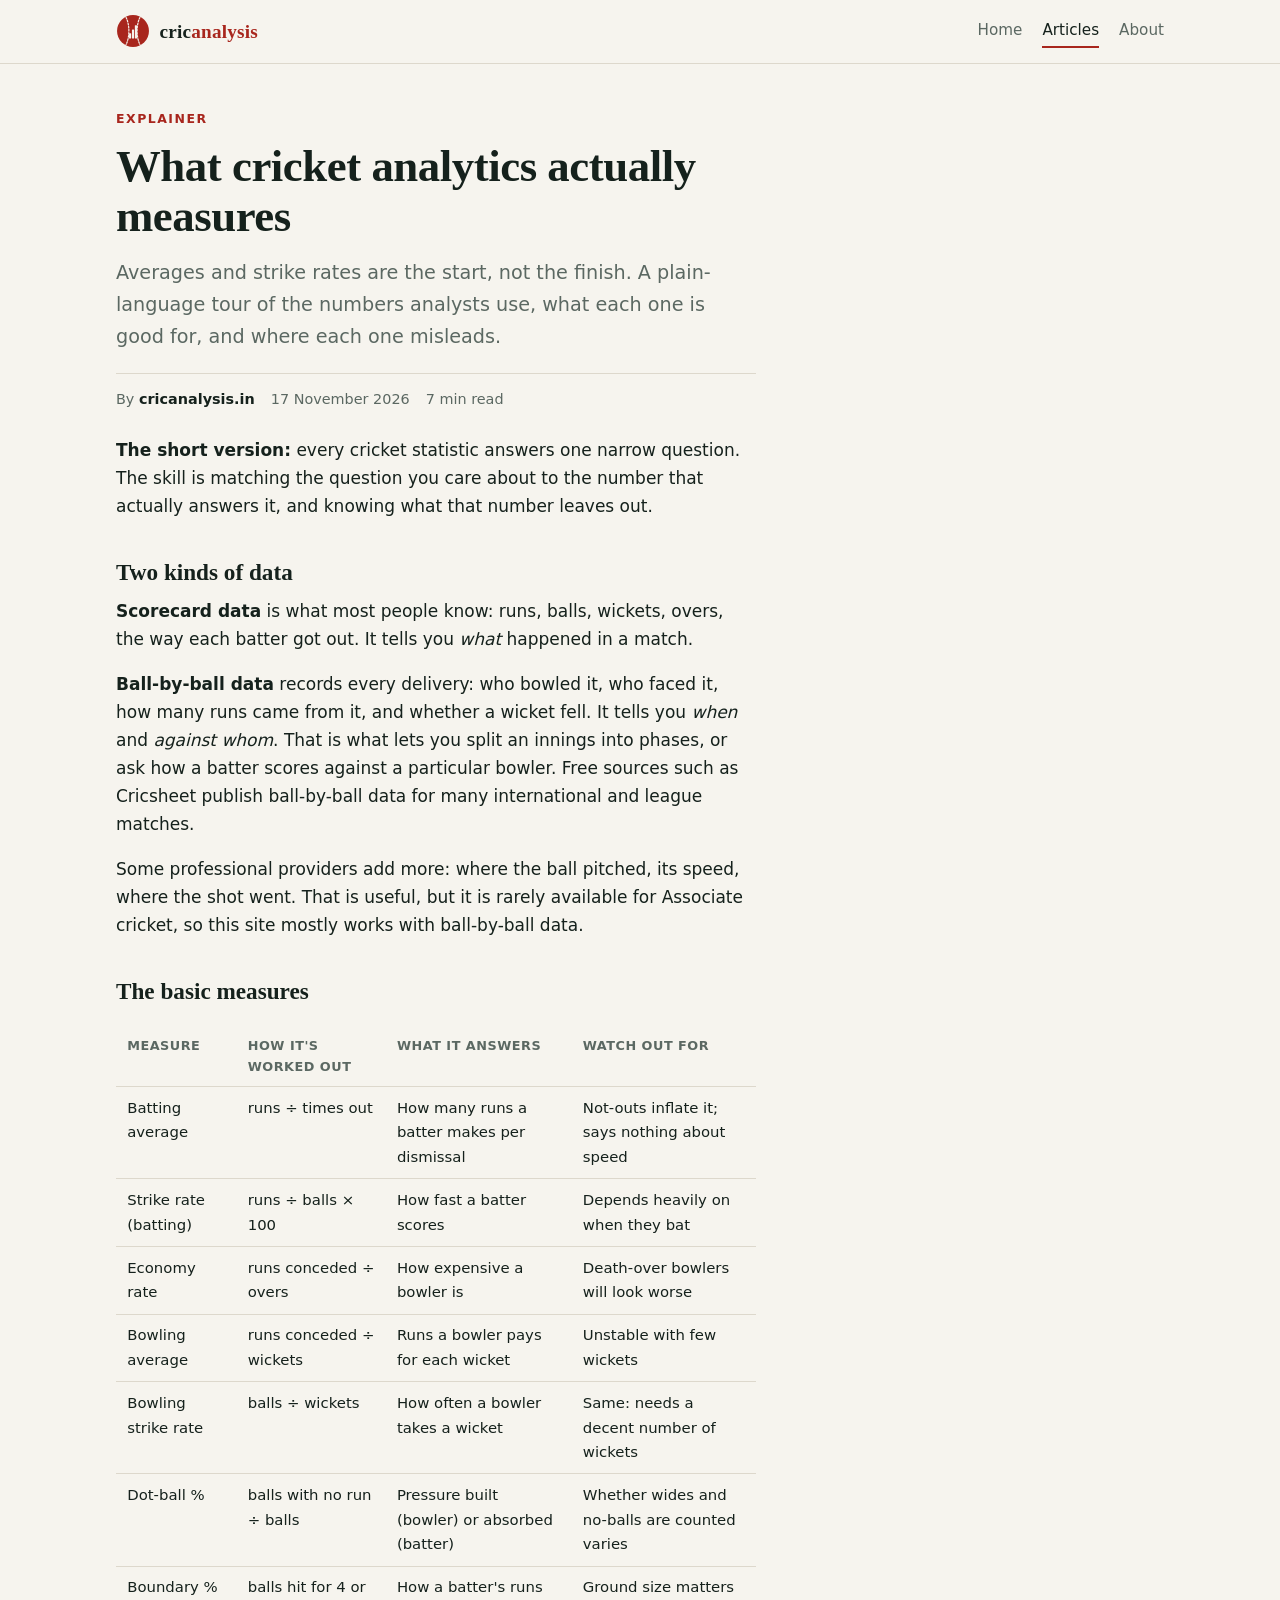
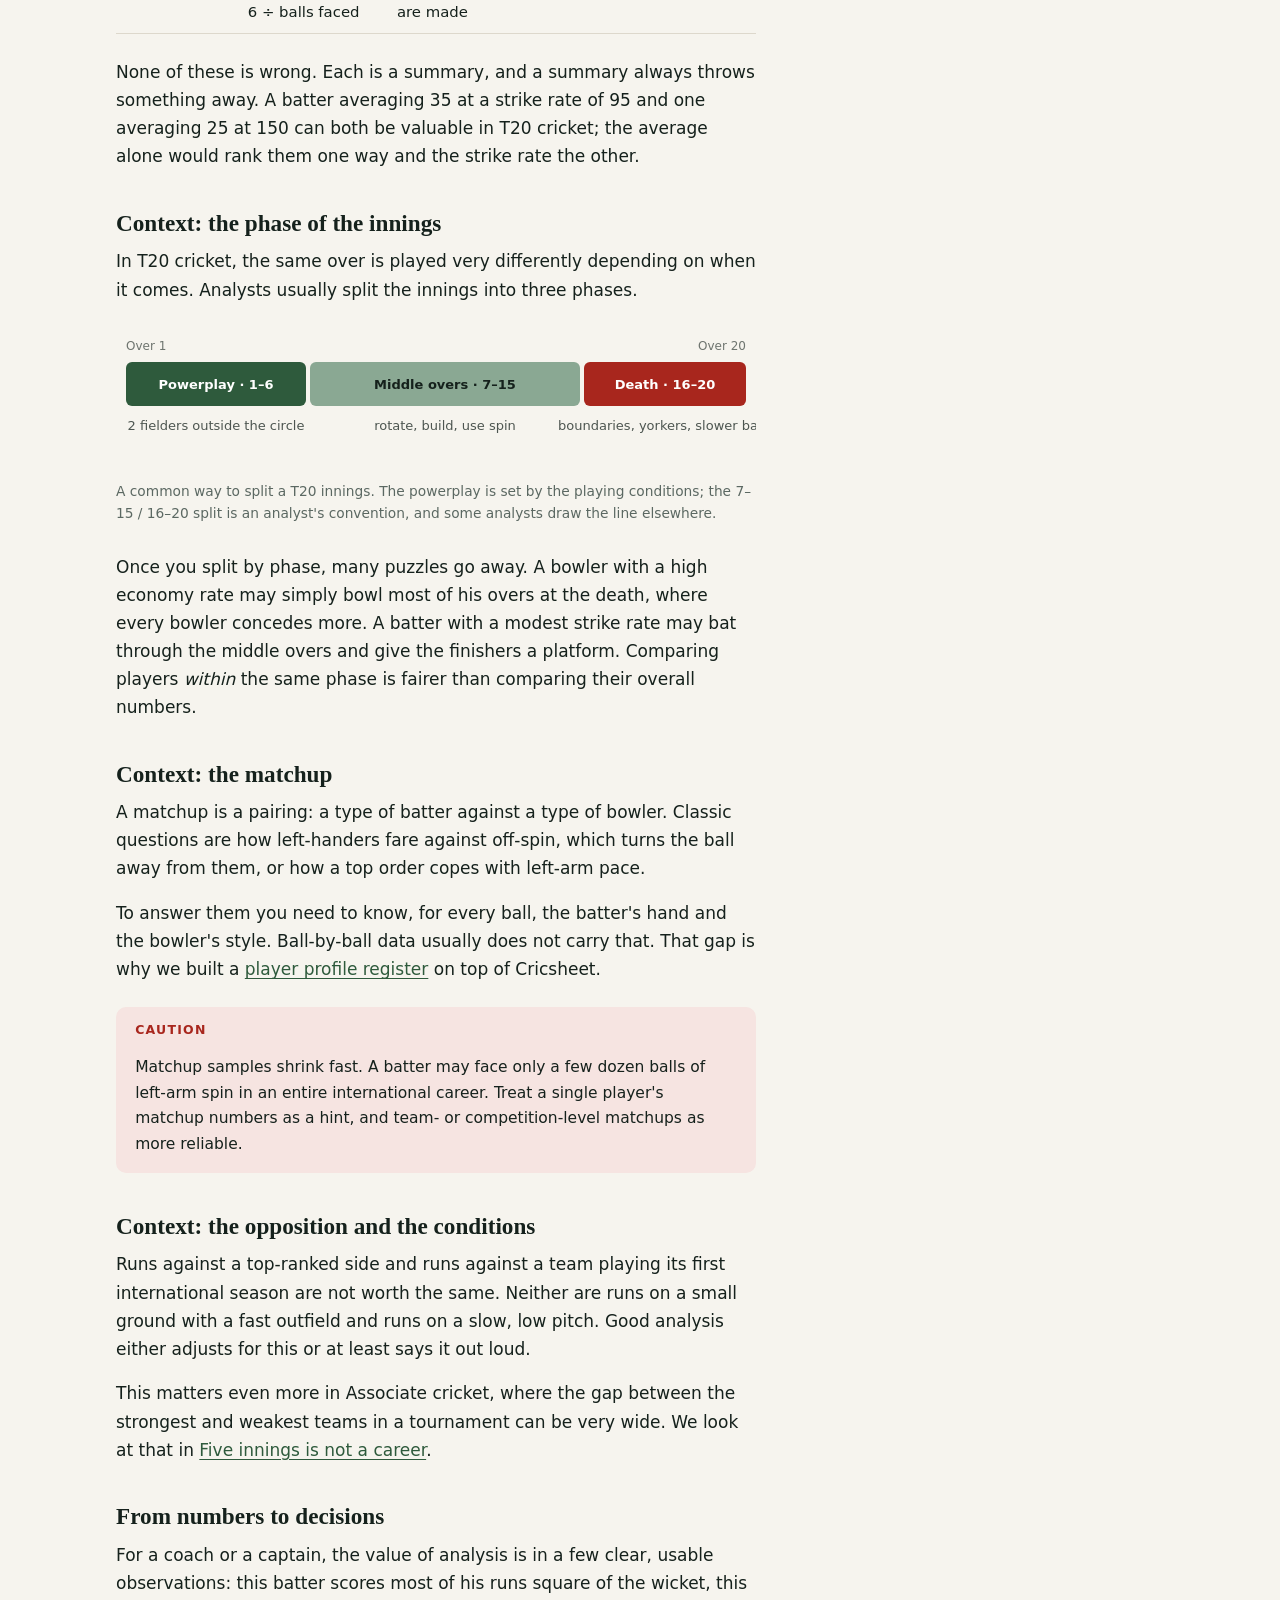
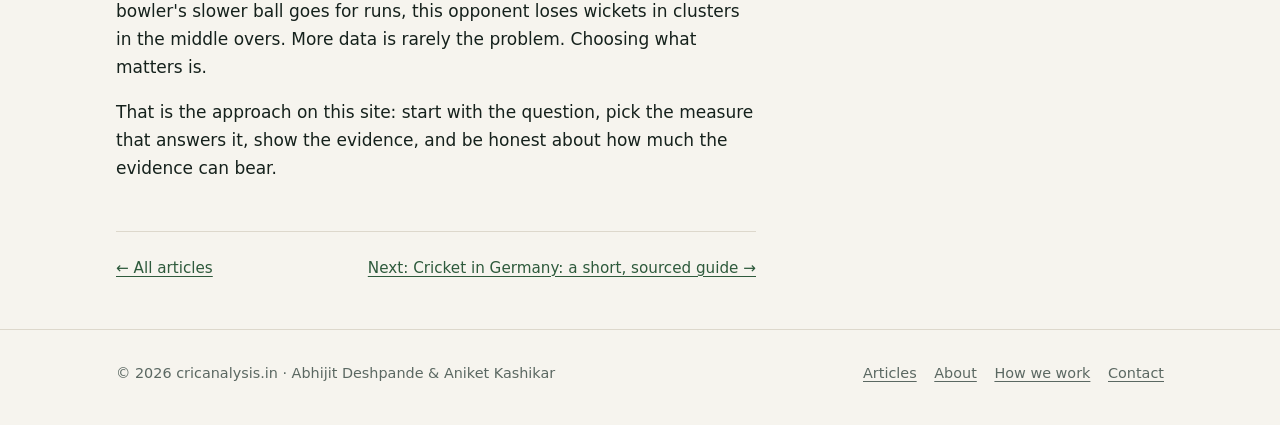
<file: articles/what-cricket-analytics-measures.html>
<!doctype html>
<html lang="en-GB">
<head>
  <meta charset="utf-8">
  <meta name="viewport" content="width=device-width, initial-scale=1">
  <title>What cricket analytics actually measures — cricanalysis.in</title>
  <meta name="description" content="Averages and strike rates are the start, not the finish. A plain-language tour of the numbers analysts use, what each one is good for, and where each one misleads.">
  <link rel="canonical" href="https://cricanalysis.in/articles/what-cricket-analytics-measures.html">
  <meta property="og:type" content="article">
  <meta property="og:site_name" content="cricanalysis.in">
  <meta property="og:title" content="What cricket analytics actually measures">
  <meta property="og:description" content="Averages and strike rates are the start, not the finish. A plain-language tour of the numbers analysts use, what each one is good for, and where each one misleads.">
  <meta property="og:url" content="https://cricanalysis.in/articles/what-cricket-analytics-measures.html">
  <meta property="og:locale" content="en_GB">
  <meta name="twitter:card" content="summary">
  <meta name="theme-color" content="#f6f4ee" media="(prefers-color-scheme: light)">
  <meta name="theme-color" content="#101814" media="(prefers-color-scheme: dark)">
  <link rel="icon" href="../assets/favicon.svg" type="image/svg+xml">
  <link rel="stylesheet" href="../assets/style.css">
</head>
<body>
  <a class="skip-link" href="#main">Skip to content</a>
  <header class="site-header">
    <div class="wrap">
      <a class="brand" href="../index.html" aria-label="cricanalysis.in, home"><svg xmlns="http://www.w3.org/2000/svg" viewBox="0 0 64 64" aria-hidden="true">
  <circle cx="32" cy="32" r="30" fill="#a8261d"/>
  <path d="M19 6.5c7 14 7 37 0 51" fill="none" stroke="#f6f4ee" stroke-width="2.2" stroke-dasharray="3.2 2.6" stroke-linecap="round"/>
  <path d="M45 6.5c-7 14-7 37 0 51" fill="none" stroke="#f6f4ee" stroke-width="2.2" stroke-dasharray="3.2 2.6" stroke-linecap="round"/>
  <rect x="24.5" y="36" width="4" height="10" rx="1" fill="#f6f4ee"/>
  <rect x="30" y="29" width="4" height="17" rx="1" fill="#f6f4ee"/>
  <rect x="35.5" y="21" width="4" height="25" rx="1" fill="#f6f4ee"/>
</svg>
<span class="brand-name">cric<span>analysis</span></span></a>
      <nav class="nav" aria-label="Main">
        <a href="../index.html">Home</a>
        <a href="../articles/index.html" aria-current="page">Articles</a>
        <a href="../about.html">About</a>
      </nav>
    </div>
  </header>
  <main id="main" tabindex="-1">
    <div class="wrap">
      <article>
        <header class="article-head">
          <p class="kicker">Explainer</p>
          <h1>What cricket analytics actually measures</h1>
          <p class="standfirst">Averages and strike rates are the start, not the finish. A plain-language tour of the numbers analysts use, what each one is good for, and where each one misleads.</p>
          <div class="byline"><span>By <strong>cricanalysis.in</strong></span><span>17 November 2026</span><span>7 min read</span></div>
          
        </header>
        <div class="prose">

<p><strong>The short version:</strong> every cricket statistic answers one narrow question. The skill is matching the question you care about to the number that actually answers it, and knowing what that number leaves out.</p>

<h2>Two kinds of data</h2>
<p><strong>Scorecard data</strong> is what most people know: runs, balls, wickets, overs, the way each batter got out. It tells you <em>what</em> happened in a match.</p>
<p><strong>Ball-by-ball data</strong> records every delivery: who bowled it, who faced it, how many runs came from it, and whether a wicket fell. It tells you <em>when</em> and <em>against whom</em>. That is what lets you split an innings into phases, or ask how a batter scores against a particular bowler. Free sources such as Cricsheet publish ball-by-ball data for many international and league matches.</p>
<p>Some professional providers add more: where the ball pitched, its speed, where the shot went. That is useful, but it is rarely available for Associate cricket, so this site mostly works with ball-by-ball data.</p>

<h2>The basic measures</h2>
<div class="table-wrap">
<table>
  <thead><tr><th>Measure</th><th>How it's worked out</th><th>What it answers</th><th>Watch out for</th></tr></thead>
  <tbody>
    <tr><td>Batting average</td><td>runs ÷ times out</td><td>How many runs a batter makes per dismissal</td><td>Not-outs inflate it; says nothing about speed</td></tr>
    <tr><td>Strike rate (batting)</td><td>runs ÷ balls × 100</td><td>How fast a batter scores</td><td>Depends heavily on when they bat</td></tr>
    <tr><td>Economy rate</td><td>runs conceded ÷ overs</td><td>How expensive a bowler is</td><td>Death-over bowlers will look worse</td></tr>
    <tr><td>Bowling average</td><td>runs conceded ÷ wickets</td><td>Runs a bowler pays for each wicket</td><td>Unstable with few wickets</td></tr>
    <tr><td>Bowling strike rate</td><td>balls ÷ wickets</td><td>How often a bowler takes a wicket</td><td>Same: needs a decent number of wickets</td></tr>
    <tr><td>Dot-ball %</td><td>balls with no run ÷ balls</td><td>Pressure built (bowler) or absorbed (batter)</td><td>Whether wides and no-balls are counted varies</td></tr>
    <tr><td>Boundary %</td><td>balls hit for 4 or 6 ÷ balls faced</td><td>How a batter's runs are made</td><td>Ground size matters</td></tr>
  </tbody>
</table>
</div>
<p>None of these is wrong. Each is a summary, and a summary always throws something away. A batter averaging 35 at a strike rate of 95 and one averaging 25 at 150 can both be valuable in T20 cricket; the average alone would rank them one way and the strike rate the other.</p>

<h2>Context: the phase of the innings</h2>
<p>In T20 cricket, the same over is played very differently depending on when it comes. Analysts usually split the innings into three phases.</p>
<figure>
<svg viewBox="0 0 640 132" role="img" aria-labelledby="ph-t ph-d" style="width:100%">
  <title id="ph-t">The three phases of a T20 innings</title>
  <desc id="ph-d">A bar of 20 overs split into powerplay (overs 1 to 6), middle overs (7 to 15) and death overs (16 to 20).</desc>
  <g font-family="system-ui, sans-serif" font-size="13">
    <rect x="10" y="30" width="180" height="44" rx="6" fill="#2e5a3c"/>
    <rect x="194" y="30" width="270" height="44" rx="6" fill="#8aa893"/>
    <rect x="468" y="30" width="162" height="44" rx="6" fill="#a8261d"/>
    <text x="100" y="57" text-anchor="middle" fill="#fff" font-weight="600">Powerplay · 1–6</text>
    <text x="329" y="57" text-anchor="middle" fill="#15211c" font-weight="600">Middle overs · 7–15</text>
    <text x="549" y="57" text-anchor="middle" fill="#fff" font-weight="600">Death · 16–20</text>
    <text x="100" y="98" text-anchor="middle" fill="currentColor" opacity=".75">2 fielders outside the circle</text>
    <text x="329" y="98" text-anchor="middle" fill="currentColor" opacity=".75">rotate, build, use spin</text>
    <text x="549" y="98" text-anchor="middle" fill="currentColor" opacity=".75">boundaries, yorkers, slower balls</text>
    <text x="10" y="18" fill="currentColor" opacity=".6" font-size="12">Over 1</text>
    <text x="630" y="18" fill="currentColor" opacity=".6" font-size="12" text-anchor="end">Over 20</text>
  </g>
</svg>
<figcaption>A common way to split a T20 innings. The powerplay is set by the playing conditions; the 7–15 / 16–20 split is an analyst's convention, and some analysts draw the line elsewhere.</figcaption>
</figure>
<p>Once you split by phase, many puzzles go away. A bowler with a high economy rate may simply bowl most of his overs at the death, where every bowler concedes more. A batter with a modest strike rate may bat through the middle overs and give the finishers a platform. Comparing players <em>within</em> the same phase is fairer than comparing their overall numbers.</p>

<h2>Context: the matchup</h2>
<p>A matchup is a pairing: a type of batter against a type of bowler. Classic questions are how left-handers fare against off-spin, which turns the ball away from them, or how a top order copes with left-arm pace.</p>
<p>To answer them you need to know, for every ball, the batter's hand and the bowler's style. Ball-by-ball data usually does not carry that. That gap is why we built a <a href="player-profiles.html">player profile register</a> on top of Cricsheet.</p>
<div class="callout warn"><p class="callout-title">Caution</p><p>Matchup samples shrink fast. A batter may face only a few dozen balls of left-arm spin in an entire international career. Treat a single player's matchup numbers as a hint, and team- or competition-level matchups as more reliable.</p></div>

<h2>Context: the opposition and the conditions</h2>
<p>Runs against a top-ranked side and runs against a team playing its first international season are not worth the same. Neither are runs on a small ground with a fast outfield and runs on a slow, low pitch. Good analysis either adjusts for this or at least says it out loud.</p>
<p>This matters even more in Associate cricket, where the gap between the strongest and weakest teams in a tournament can be very wide. We look at that in <a href="small-samples.html">Five innings is not a career</a>.</p>

<h2>From numbers to decisions</h2>
<p>For a coach or a captain, the value of analysis is in a few clear, usable observations: this batter scores most of his runs square of the wicket, this bowler's slower ball goes for runs, this opponent loses wickets in clusters in the middle overs. More data is rarely the problem. Choosing what matters is.</p>
<p>That is the approach on this site: start with the question, pick the measure that answers it, show the evidence, and be honest about how much the evidence can bear.</p>


        </div>
      </article>
      <nav class="article-foot" aria-label="More articles">
        <a href="index.html">← All articles</a>
        <a href="cricket-in-germany.html">Next: Cricket in Germany: a short, sourced guide →</a>
      </nav>
    </div>
  </main>
  <footer class="site-footer">
    <div class="wrap">
      <span>© 2026 cricanalysis.in · Abhijit Deshpande &amp; Aniket Kashikar</span>
      <nav aria-label="Footer">
        <a href="../articles/index.html">Articles</a>
        <a href="../about.html">About</a>
        <a href="../about.html#method">How we work</a>
        <a href="../about.html#contact">Contact</a>
      </nav>
    </div>
  </footer>
</body>
</html>
</file>
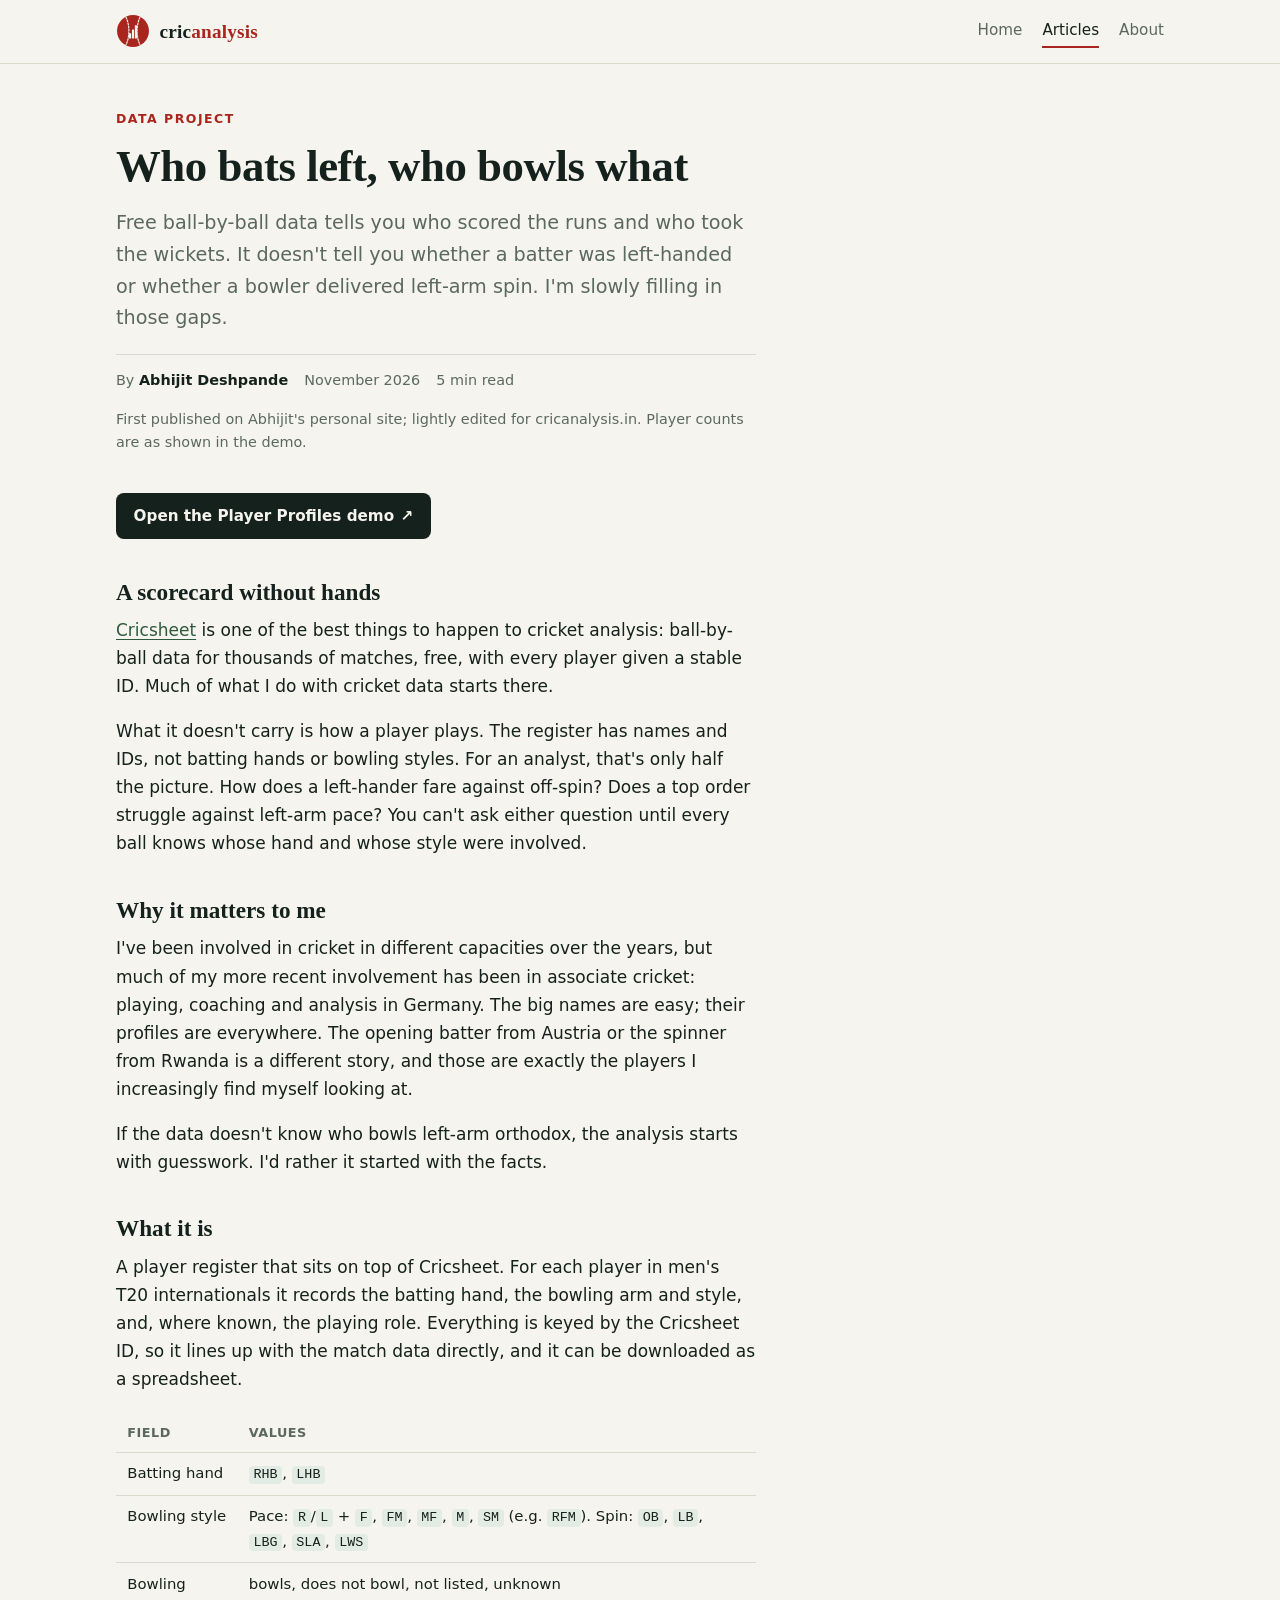
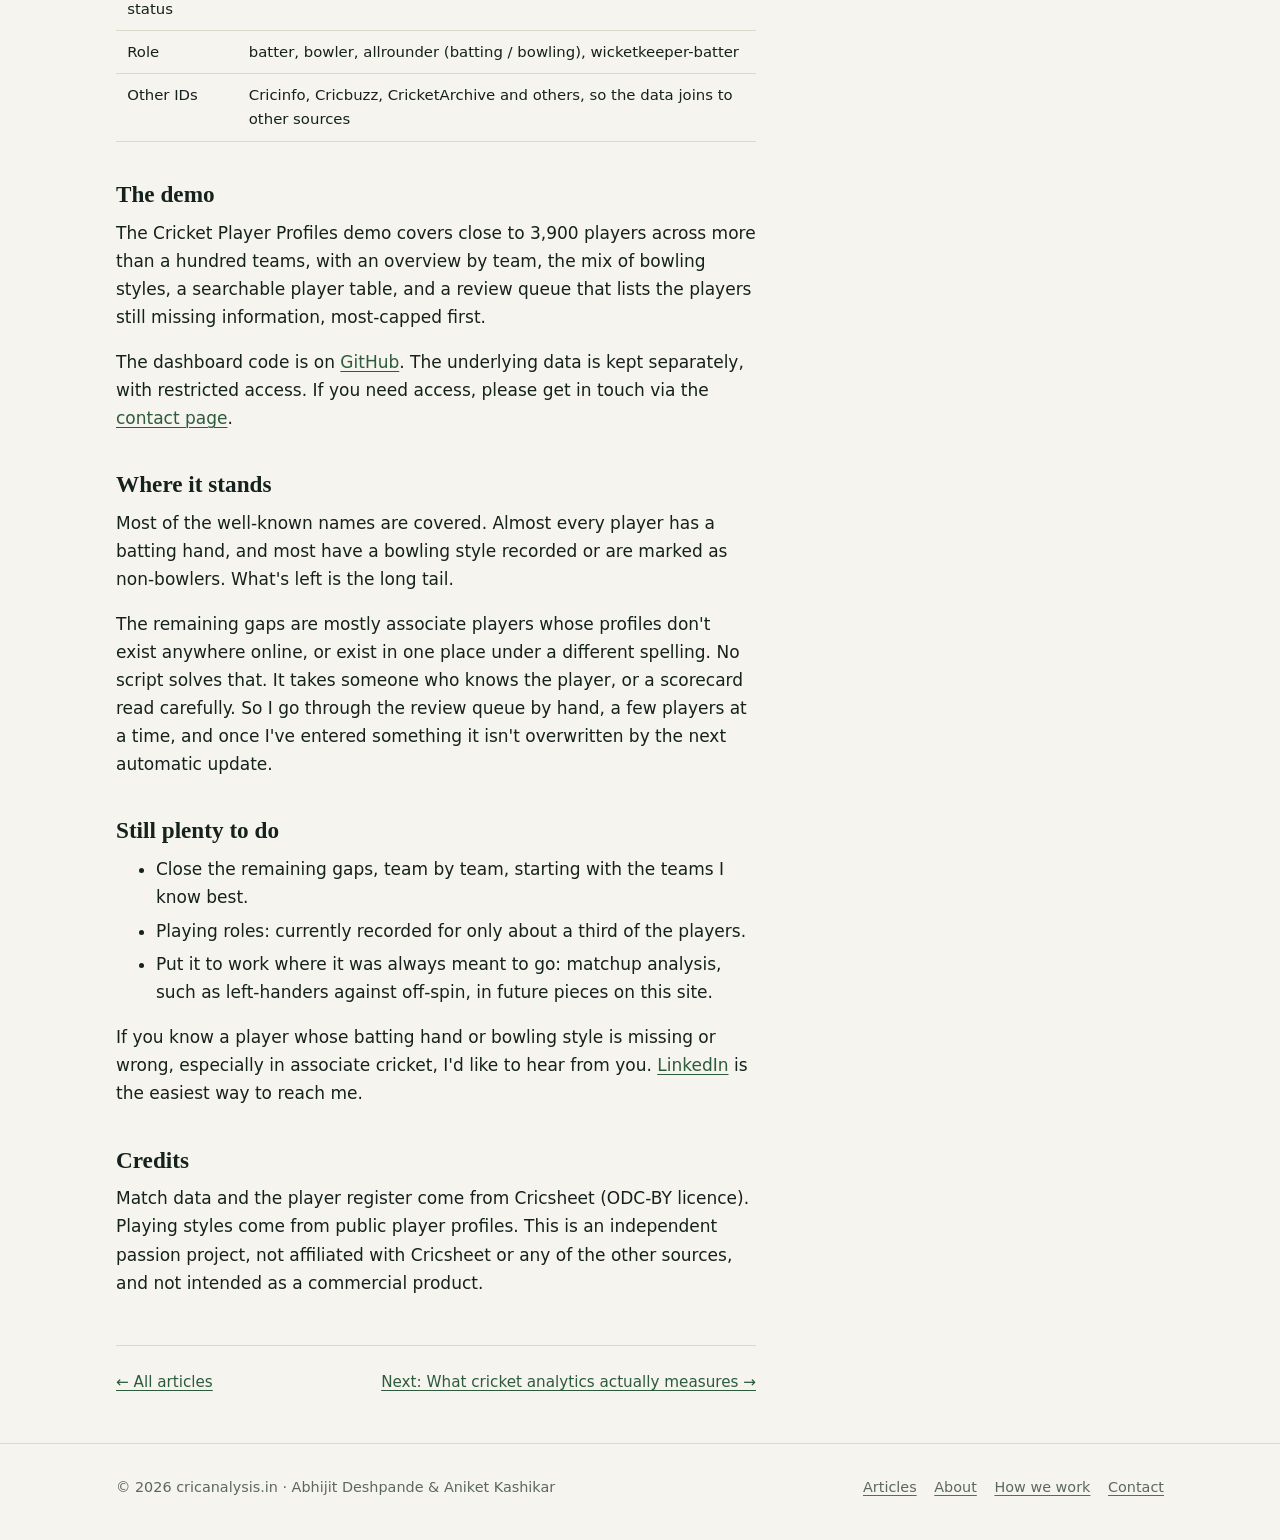
<file: projects/player-profiles.html>
<!doctype html>
<html lang="en-GB">
<head>
  <meta charset="utf-8">
  <title>Moved: Who bats left, who bowls what — cricanalysis.in</title>
  <meta name="robots" content="noindex">
  <link rel="canonical" href="https://cricanalysis.in/articles/player-profiles.html">
  <meta http-equiv="refresh" content="0; url=../articles/player-profiles.html">
</head>
<body>
  <p>This article has moved to <a href="../articles/player-profiles.html">cricanalysis.in/articles/player-profiles.html</a>.</p>
</body>
</html>
</file>
<file: assets/style.css>
/* cricanalysis.in — single stylesheet. No external requests, no build step. */

:root {
  --paper: #f6f4ee;
  --card: #fffdf8;
  --ink: #15211c;
  --muted: #5b6862;
  --line: #ddd8cc;
  --pitch: #2e5a3c;
  --pitch-soft: #e3ece4;
  --ball: #a8261d;
  --ball-soft: #f6e4e1;
  --link: #2e5a3c;
  --serif: "Iowan Old Style", "Palatino Linotype", Palatino, "Book Antiqua", Georgia, serif;
  --sans: system-ui, -apple-system, "Segoe UI", Roboto, "Helvetica Neue", Arial, sans-serif;
  --mono: ui-monospace, SFMono-Regular, Menlo, Consolas, monospace;
  --measure: 40rem;
  --wide: 68rem;
  color-scheme: light dark;
}

@media (prefers-color-scheme: dark) {
  :root {
    --paper: #101814;
    --card: #16211b;
    --ink: #e7ebe6;
    --muted: #9eaaa3;
    --line: #2a3832;
    --pitch: #8cc59c;
    --pitch-soft: #1d2e24;
    --ball: #f08a7f;
    --ball-soft: #33201e;
    --link: #8cc59c;
  }
}

*, *::before, *::after { box-sizing: border-box; }

html { -webkit-text-size-adjust: 100%; }

body {
  margin: 0;
  background: var(--paper);
  color: var(--ink);
  font: 1.0625rem/1.65 var(--sans);
}

img, svg { max-width: 100%; height: auto; }

a { color: var(--link); text-underline-offset: 0.18em; text-decoration-thickness: 1px; }
a:hover { text-decoration-thickness: 2px; }
:focus-visible { outline: 3px solid var(--ball); outline-offset: 2px; }

.skip-link { position: absolute; left: -999px; top: 0; background: var(--ink); color: var(--paper); padding: .5rem 1rem; z-index: 10; }
.skip-link:focus { left: 1rem; }

.wrap { max-width: var(--wide); margin: 0 auto; padding: 0 1.25rem; }

/* Header */
.site-header { border-bottom: 1px solid var(--line); background: var(--paper); }
.site-header .wrap { display: flex; align-items: center; justify-content: space-between; gap: 1rem; padding-top: .9rem; padding-bottom: .9rem; flex-wrap: wrap; }
.brand { display: inline-flex; align-items: center; gap: .6rem; text-decoration: none; color: var(--ink); }
.brand svg { width: 34px; height: 34px; flex: none; }
.brand-name { font: 700 1.2rem/1 var(--serif); letter-spacing: .01em; }
.brand-name span { color: var(--ball); }
.nav { display: flex; gap: 1.25rem; flex-wrap: wrap; }
.nav a { color: var(--muted); text-decoration: none; font-size: .95rem; padding: .2rem 0; border-bottom: 2px solid transparent; }
.nav a:hover { color: var(--ink); }
.nav a[aria-current] { color: var(--ink); border-bottom-color: var(--ball); }

/* Home hero */
.hero { padding: 4rem 0 3rem; border-bottom: 1px solid var(--line); }
.kicker { font: 600 .78rem/1.2 var(--sans); letter-spacing: .12em; text-transform: uppercase; color: var(--ball); margin: 0 0 .9rem; }
.hero h1 { font: 700 clamp(2.1rem, 5vw, 3.4rem)/1.08 var(--serif); margin: 0 0 1.2rem; max-width: 18ch; letter-spacing: -.01em; }
.hero p.lead { font-size: 1.2rem; color: var(--muted); max-width: 38rem; margin: 0; }

.pillars { display: grid; grid-template-columns: repeat(auto-fit, minmax(14rem, 1fr)); gap: 1.5rem; padding: 2.5rem 0; border-bottom: 1px solid var(--line); }
.pillar h2 { font: 700 1.05rem/1.3 var(--serif); margin: 0 0 .35rem; }
.pillar p { margin: 0; color: var(--muted); font-size: .97rem; }
.pillar .num { font: 500 .8rem var(--mono); color: var(--ball); display: block; margin-bottom: .4rem; }

.section { padding: 2.75rem 0; }
.section-head { display: flex; align-items: baseline; justify-content: space-between; gap: 1rem; margin-bottom: 1.25rem; }
.section-head h2 { font: 700 1.5rem/1.2 var(--serif); margin: 0; }

/* Article cards */
.cards { list-style: none; padding: 0; margin: 0; display: grid; gap: 1rem; grid-template-columns: repeat(auto-fill, minmax(18rem, 1fr)); }
.card { background: var(--card); border: 1px solid var(--line); border-radius: 10px; padding: 1.3rem 1.3rem 1.2rem; display: flex; flex-direction: column; position: relative; transition: border-color .15s; }
.card:hover { border-color: var(--pitch); }
.card.featured { border-top: 4px solid var(--ball); }
.card .tag { font: 600 .72rem/1.2 var(--sans); letter-spacing: .1em; text-transform: uppercase; color: var(--pitch); margin: 0 0 .6rem; }
.card h3 { font: 700 1.25rem/1.25 var(--serif); margin: 0 0 .5rem; }
.card h3 a { color: var(--ink); text-decoration: none; }
.card h3 a::after { content: ""; position: absolute; inset: 0; }
.card p { margin: 0 0 1rem; color: var(--muted); font-size: .97rem; }
.card .meta { margin-top: auto; font-size: .83rem; color: var(--muted); }

/* Article page */
.article-head { padding: 3rem 0 1.5rem; max-width: var(--measure); }
.article-head h1 { font: 700 clamp(1.9rem, 4.2vw, 2.8rem)/1.12 var(--serif); margin: 0 0 1rem; letter-spacing: -.01em; }
.article-head .standfirst { font-size: 1.2rem; color: var(--muted); margin: 0 0 1.25rem; }
.byline { font-size: .9rem; color: var(--muted); display: flex; gap: .4rem 1rem; flex-wrap: wrap; border-top: 1px solid var(--line); padding-top: .9rem; }
.byline strong { color: var(--ink); font-weight: 600; }

.prose { max-width: var(--measure); padding-bottom: 2rem; }
.prose h2 { font: 700 1.45rem/1.25 var(--serif); margin: 2.4rem 0 .6rem; }
.prose h3 { font: 700 1.12rem/1.3 var(--sans); margin: 1.8rem 0 .4rem; }
.prose p, .prose ul, .prose ol { margin: 0 0 1.05rem; }
.prose li { margin-bottom: .35rem; }
.prose code { font: .9em var(--mono); background: var(--pitch-soft); padding: .1em .35em; border-radius: 4px; }
.prose blockquote { margin: 1.5rem 0; padding: .2rem 0 .2rem 1.1rem; border-left: 3px solid var(--ball); color: var(--muted); font-style: italic; }

.callout { background: var(--pitch-soft); border-radius: 10px; padding: 1rem 1.2rem; margin: 1.5rem 0; font-size: .97rem; }
.callout.warn { background: var(--ball-soft); }
.callout > :last-child { margin-bottom: 0; }
.callout-title { font: 700 .78rem/1.2 var(--sans); letter-spacing: .1em; text-transform: uppercase; margin: 0 0 .4rem; color: var(--pitch); }
.callout.warn .callout-title { color: var(--ball); }

.label { display: inline-block; font: 700 .68rem/1 var(--sans); letter-spacing: .08em; text-transform: uppercase; padding: .3em .5em; border-radius: 4px; vertical-align: .15em; margin-right: .35rem; }
.label-fact { background: var(--pitch-soft); color: var(--pitch); }
.label-calc { background: #e8e4f5; color: #4b3e8c; }
.label-view { background: var(--ball-soft); color: var(--ball); }
@media (prefers-color-scheme: dark) { .label-calc { background: #26223a; color: #b7acf0; } }

.table-wrap { overflow-x: auto; margin: 1.25rem 0 1.5rem; }
table { border-collapse: collapse; width: 100%; font-size: .93rem; }
th, td { text-align: left; padding: .55rem .7rem; border-bottom: 1px solid var(--line); vertical-align: top; }
th { font-weight: 600; color: var(--muted); font-size: .8rem; letter-spacing: .04em; text-transform: uppercase; }
td.num, th.num { text-align: right; font-variant-numeric: tabular-nums; }

figure { margin: 1.75rem 0; }
figcaption { font-size: .86rem; color: var(--muted); margin-top: .5rem; }

.button { display: inline-flex; align-items: center; gap: .4rem; background: var(--ink); color: var(--paper); text-decoration: none; padding: .65rem 1.1rem; border-radius: 8px; font-weight: 600; font-size: .95rem; }
.button:hover { background: var(--pitch); color: #fff; }

.sources { font-size: .9rem; border-top: 1px solid var(--line); padding-top: 1rem; margin-top: 2.5rem; }
.sources h2 { font: 700 1rem var(--sans); margin: 0 0 .6rem; }
.sources ol { padding-left: 1.2rem; }
.sources li { margin-bottom: .4rem; color: var(--muted); }

.article-foot { max-width: var(--measure); border-top: 1px solid var(--line); padding: 1.5rem 0 3rem; display: flex; justify-content: space-between; gap: 1rem; flex-wrap: wrap; font-size: .95rem; }

/* People */
.people { display: grid; grid-template-columns: repeat(auto-fit, minmax(17rem, 1fr)); gap: 1.25rem; margin: 1.5rem 0 2rem; }
.person { background: var(--card); border: 1px solid var(--line); border-radius: 10px; padding: 1.3rem; }
.person h3 { font: 700 1.2rem var(--serif); margin: 0 0 .2rem; }
.person .role { color: var(--ball); font-size: .85rem; font-weight: 600; margin: 0 0 .8rem; }
.person ul { padding-left: 1.1rem; margin: 0; font-size: .95rem; }
.initials { width: 3rem; height: 3rem; border-radius: 50%; display: grid; place-items: center; background: var(--pitch); color: var(--paper); font: 700 1.05rem var(--serif); margin-bottom: .8rem; }

/* Footer */
.site-footer { border-top: 1px solid var(--line); padding: 2rem 0 2.5rem; color: var(--muted); font-size: .9rem; }
.site-footer .wrap { display: flex; justify-content: space-between; gap: 1rem 2rem; flex-wrap: wrap; }
.site-footer a { color: var(--muted); }
.site-footer nav { display: flex; gap: 1.1rem; flex-wrap: wrap; }

@media (max-width: 560px) {
  body { font-size: 1rem; }
  .hero { padding: 2.5rem 0 2rem; }
  .article-head { padding-top: 2rem; }
}

@media print {
  .site-header, .site-footer, .article-foot, .skip-link { display: none; }
  body { background: #fff; color: #000; }
}

.avatar { width: 96px; height: 96px; border-radius: 50%; object-fit: cover; display: block; margin-bottom: .8rem; border: 3px solid var(--card); box-shadow: 0 0 0 1px var(--line); }
.person .initials { width: 96px; height: 96px; font-size: 1.6rem; }
</file>
